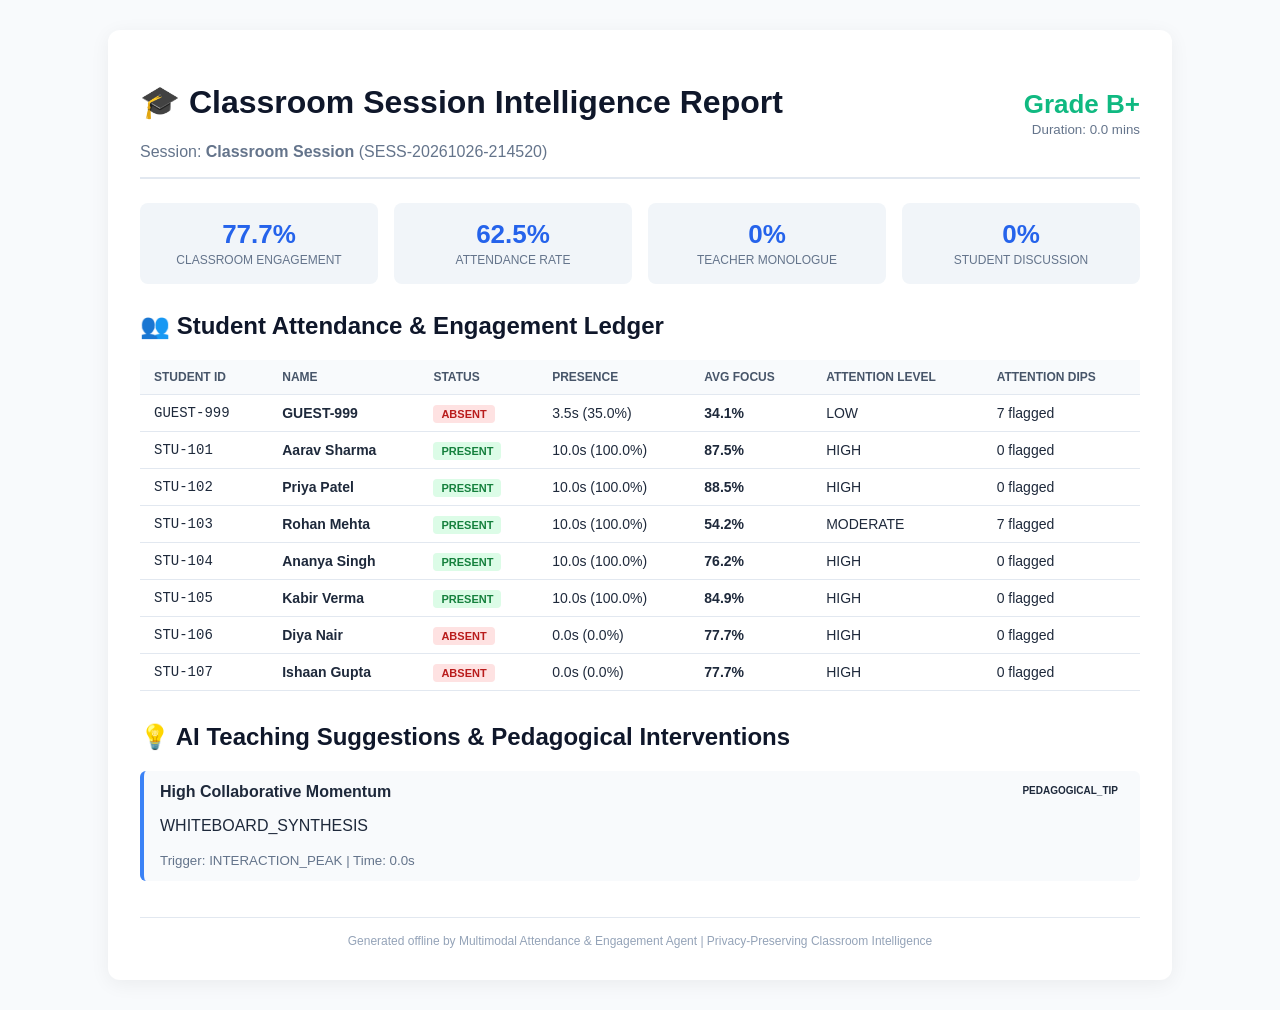
<file: data/logs/report_SESS-20261026-214520.html>
<!DOCTYPE html>
<html lang="en">
<head>
    <meta charset="UTF-8">
    <title>Session Report - Classroom Session</title>
    <style>
        body { font-family: -apple-system, BlinkMacSystemFont, "Segoe UI", Roboto, sans-serif; background: #F8FAFC; color: #1E293B; margin: 0; padding: 30px; }
        .container { max-width: 1000px; margin: 0 auto; background: #FFFFFF; border-radius: 12px; padding: 32px; box-shadow: 0 4px 20px rgba(0,0,0,0.06); }
        h1, h2, h3 { color: #0F172A; }
        .header-bar { display: flex; justify-content: space-between; align-items: baseline; border-bottom: 2px solid #E2E8F0; padding-bottom: 16px; margin-bottom: 24px; }
        .stats-grid { display: grid; grid-template-columns: repeat(4, 1fr); gap: 16px; margin-bottom: 28px; }
        .stat-card { background: #F1F5F9; border-radius: 8px; padding: 16px; text-align: center; }
        .stat-val { font-size: 26px; font-weight: 700; color: #2563EB; display: block; }
        .stat-lbl { font-size: 12px; text-transform: uppercase; color: #64748B; }
        table { width: 100%; border-collapse: collapse; margin-top: 12px; font-size: 14px; }
        th, td { padding: 10px 14px; border-bottom: 1px solid #E2E8F0; text-align: left; }
        th { background: #F8FAFC; font-size: 12px; text-transform: uppercase; color: #475569; }
        .badge { padding: 3px 8px; border-radius: 4px; font-size: 11px; font-weight: 600; text-transform: uppercase; }
        .badge-present { background: #DCFCE7; color: #15803D; }
        .badge-late { background: #FEF3C7; color: #B45309; }
        .badge-absent { background: #FEE2E2; color: #B91C1C; }
        .badge-partial { background: #E0E7FF; color: #4338CA; }
        .badge-transient_ignored { background: #F1F5F9; color: #64748B; }
        .sugg-card { background: #F8FAFC; border-left: 4px solid #3B82F6; padding: 12px 16px; border-radius: 6px; margin-bottom: 10px; }
        .sugg-header { display: flex; justify-content: space-between; margin-bottom: 4px; }
        .priority { font-size: 10px; font-weight: 700; padding: 2px 6px; border-radius: 4px; }
        .priority-urgent { background: #FEE2E2; color: #B91C1C; }
        .priority-actionable { background: #FEF3C7; color: #B45309; }
        .footer { margin-top: 36px; padding-top: 16px; border-top: 1px solid #E2E8F0; font-size: 12px; color: #94A3B8; text-align: center; }
    </style>
</head>
<body>
    <div class="container">
        <div class="header-bar">
            <div>
                <h1>🎓 Classroom Session Intelligence Report</h1>
                <p style="margin: 0; color: #64748B;">Session: <strong>Classroom Session</strong> (SESS-20261026-214520)</p>
            </div>
            <div style="text-align: right;">
                <span class="stat-val" style="color: #10B981;">Grade B+</span>
                <small style="color: #64748B;">Duration: 0.0 mins</small>
            </div>
        </div>

        <div class="stats-grid">
            <div class="stat-card">
                <span class="stat-val">77.7%</span>
                <span class="stat-lbl">Classroom Engagement</span>
            </div>
            <div class="stat-card">
                <span class="stat-val">62.5%</span>
                <span class="stat-lbl">Attendance Rate</span>
            </div>
            <div class="stat-card">
                <span class="stat-val">0%</span>
                <span class="stat-lbl">Teacher Monologue</span>
            </div>
            <div class="stat-card">
                <span class="stat-val">0%</span>
                <span class="stat-lbl">Student Discussion</span>
            </div>
        </div>

        <h2>👥 Student Attendance & Engagement Ledger</h2>
        <table>
            <thead>
                <tr>
                    <th>Student ID</th>
                    <th>Name</th>
                    <th>Status</th>
                    <th>Presence</th>
                    <th>Avg Focus</th>
                    <th>Attention Level</th>
                    <th>Attention Dips</th>
                </tr>
            </thead>
            <tbody>
                
            <tr>
                <td style="font-family: monospace;">GUEST-999</td>
                <td><strong>GUEST-999</strong></td>
                <td><span class="badge badge-absent">ABSENT</span></td>
                <td>3.5s (35.0%)</td>
                <td><strong>34.1%</strong></td>
                <td>LOW</td>
                <td>7 flagged</td>
            </tr>
            
            <tr>
                <td style="font-family: monospace;">STU-101</td>
                <td><strong>Aarav Sharma</strong></td>
                <td><span class="badge badge-present">PRESENT</span></td>
                <td>10.0s (100.0%)</td>
                <td><strong>87.5%</strong></td>
                <td>HIGH</td>
                <td>0 flagged</td>
            </tr>
            
            <tr>
                <td style="font-family: monospace;">STU-102</td>
                <td><strong>Priya Patel</strong></td>
                <td><span class="badge badge-present">PRESENT</span></td>
                <td>10.0s (100.0%)</td>
                <td><strong>88.5%</strong></td>
                <td>HIGH</td>
                <td>0 flagged</td>
            </tr>
            
            <tr>
                <td style="font-family: monospace;">STU-103</td>
                <td><strong>Rohan Mehta</strong></td>
                <td><span class="badge badge-present">PRESENT</span></td>
                <td>10.0s (100.0%)</td>
                <td><strong>54.2%</strong></td>
                <td>MODERATE</td>
                <td>7 flagged</td>
            </tr>
            
            <tr>
                <td style="font-family: monospace;">STU-104</td>
                <td><strong>Ananya Singh</strong></td>
                <td><span class="badge badge-present">PRESENT</span></td>
                <td>10.0s (100.0%)</td>
                <td><strong>76.2%</strong></td>
                <td>HIGH</td>
                <td>0 flagged</td>
            </tr>
            
            <tr>
                <td style="font-family: monospace;">STU-105</td>
                <td><strong>Kabir Verma</strong></td>
                <td><span class="badge badge-present">PRESENT</span></td>
                <td>10.0s (100.0%)</td>
                <td><strong>84.9%</strong></td>
                <td>HIGH</td>
                <td>0 flagged</td>
            </tr>
            
            <tr>
                <td style="font-family: monospace;">STU-106</td>
                <td><strong>Diya Nair</strong></td>
                <td><span class="badge badge-absent">ABSENT</span></td>
                <td>0.0s (0.0%)</td>
                <td><strong>77.7%</strong></td>
                <td>HIGH</td>
                <td>0 flagged</td>
            </tr>
            
            <tr>
                <td style="font-family: monospace;">STU-107</td>
                <td><strong>Ishaan Gupta</strong></td>
                <td><span class="badge badge-absent">ABSENT</span></td>
                <td>0.0s (0.0%)</td>
                <td><strong>77.7%</strong></td>
                <td>HIGH</td>
                <td>0 flagged</td>
            </tr>
            
            </tbody>
        </table>

        <h2 style="margin-top: 32px;">💡 AI Teaching Suggestions & Pedagogical Interventions</h2>
        
            <div class="sugg-card">
                <div class="sugg-header">
                    <strong>High Collaborative Momentum</strong>
                    <span class="priority priority-pedagogical_tip">PEDAGOGICAL_TIP</span>
                </div>
                <p>WHITEBOARD_SYNTHESIS</p>
                <small style="color: #64748B;">Trigger: INTERACTION_PEAK | Time: 0.0s</small>
            </div>
            

        <div class="footer">
            Generated offline by Multimodal Attendance & Engagement Agent | Privacy-Preserving Classroom Intelligence
        </div>
    </div>
</body>
</html>
</file>
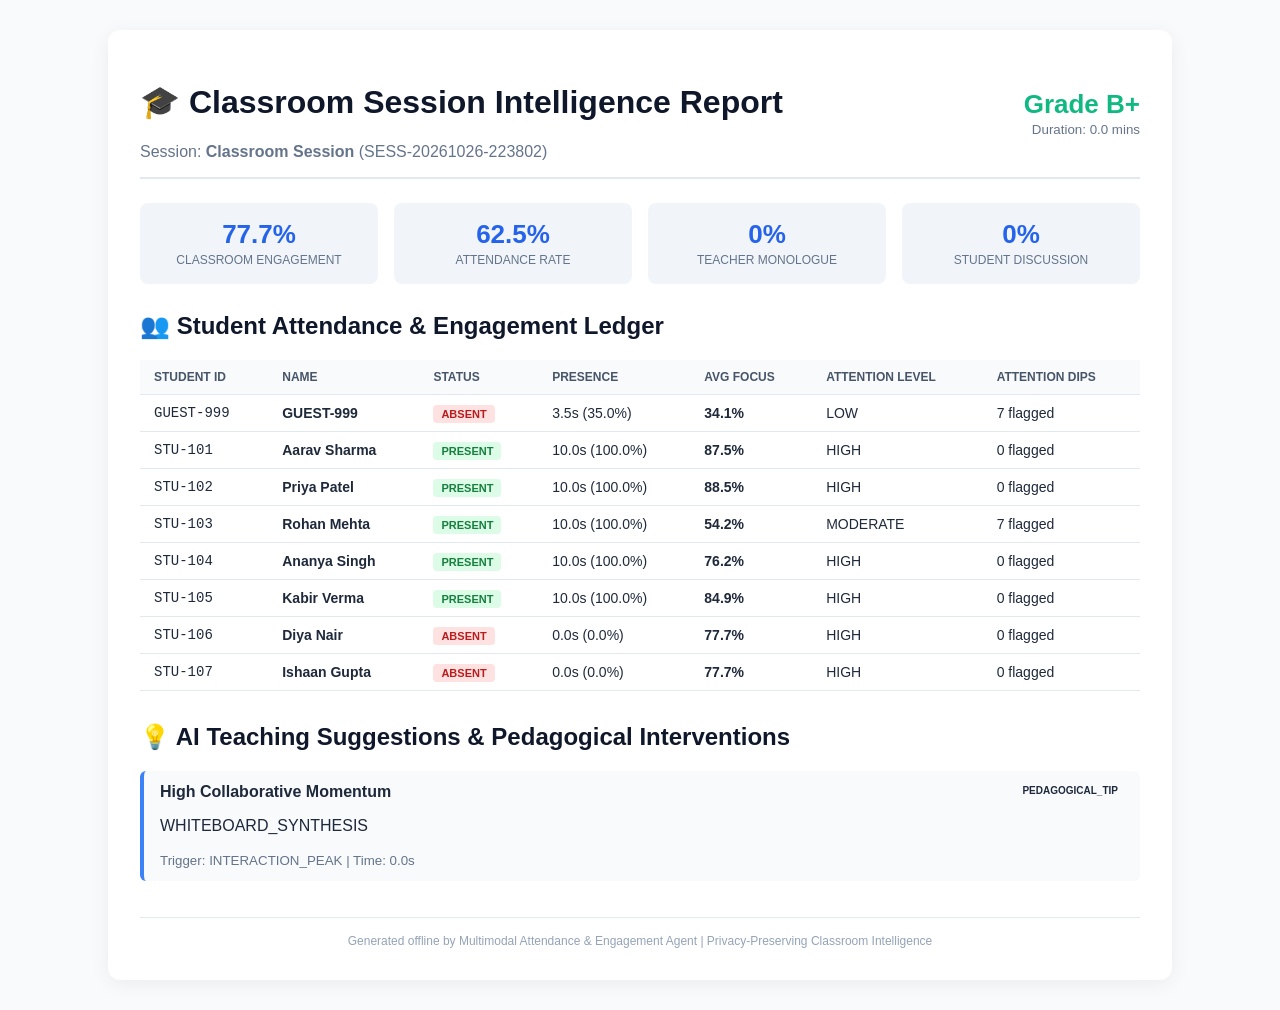
<file: data/logs/report_SESS-20261026-223802.html>
<!DOCTYPE html>
<html lang="en">
<head>
    <meta charset="UTF-8">
    <title>Session Report - Classroom Session</title>
    <style>
        body { font-family: -apple-system, BlinkMacSystemFont, "Segoe UI", Roboto, sans-serif; background: #F8FAFC; color: #1E293B; margin: 0; padding: 30px; }
        .container { max-width: 1000px; margin: 0 auto; background: #FFFFFF; border-radius: 12px; padding: 32px; box-shadow: 0 4px 20px rgba(0,0,0,0.06); }
        h1, h2, h3 { color: #0F172A; }
        .header-bar { display: flex; justify-content: space-between; align-items: baseline; border-bottom: 2px solid #E2E8F0; padding-bottom: 16px; margin-bottom: 24px; }
        .stats-grid { display: grid; grid-template-columns: repeat(4, 1fr); gap: 16px; margin-bottom: 28px; }
        .stat-card { background: #F1F5F9; border-radius: 8px; padding: 16px; text-align: center; }
        .stat-val { font-size: 26px; font-weight: 700; color: #2563EB; display: block; }
        .stat-lbl { font-size: 12px; text-transform: uppercase; color: #64748B; }
        table { width: 100%; border-collapse: collapse; margin-top: 12px; font-size: 14px; }
        th, td { padding: 10px 14px; border-bottom: 1px solid #E2E8F0; text-align: left; }
        th { background: #F8FAFC; font-size: 12px; text-transform: uppercase; color: #475569; }
        .badge { padding: 3px 8px; border-radius: 4px; font-size: 11px; font-weight: 600; text-transform: uppercase; }
        .badge-present { background: #DCFCE7; color: #15803D; }
        .badge-late { background: #FEF3C7; color: #B45309; }
        .badge-absent { background: #FEE2E2; color: #B91C1C; }
        .badge-partial { background: #E0E7FF; color: #4338CA; }
        .badge-transient_ignored { background: #F1F5F9; color: #64748B; }
        .sugg-card { background: #F8FAFC; border-left: 4px solid #3B82F6; padding: 12px 16px; border-radius: 6px; margin-bottom: 10px; }
        .sugg-header { display: flex; justify-content: space-between; margin-bottom: 4px; }
        .priority { font-size: 10px; font-weight: 700; padding: 2px 6px; border-radius: 4px; }
        .priority-urgent { background: #FEE2E2; color: #B91C1C; }
        .priority-actionable { background: #FEF3C7; color: #B45309; }
        .footer { margin-top: 36px; padding-top: 16px; border-top: 1px solid #E2E8F0; font-size: 12px; color: #94A3B8; text-align: center; }
    </style>
</head>
<body>
    <div class="container">
        <div class="header-bar">
            <div>
                <h1>🎓 Classroom Session Intelligence Report</h1>
                <p style="margin: 0; color: #64748B;">Session: <strong>Classroom Session</strong> (SESS-20261026-223802)</p>
            </div>
            <div style="text-align: right;">
                <span class="stat-val" style="color: #10B981;">Grade B+</span>
                <small style="color: #64748B;">Duration: 0.0 mins</small>
            </div>
        </div>

        <div class="stats-grid">
            <div class="stat-card">
                <span class="stat-val">77.7%</span>
                <span class="stat-lbl">Classroom Engagement</span>
            </div>
            <div class="stat-card">
                <span class="stat-val">62.5%</span>
                <span class="stat-lbl">Attendance Rate</span>
            </div>
            <div class="stat-card">
                <span class="stat-val">0%</span>
                <span class="stat-lbl">Teacher Monologue</span>
            </div>
            <div class="stat-card">
                <span class="stat-val">0%</span>
                <span class="stat-lbl">Student Discussion</span>
            </div>
        </div>

        <h2>👥 Student Attendance & Engagement Ledger</h2>
        <table>
            <thead>
                <tr>
                    <th>Student ID</th>
                    <th>Name</th>
                    <th>Status</th>
                    <th>Presence</th>
                    <th>Avg Focus</th>
                    <th>Attention Level</th>
                    <th>Attention Dips</th>
                </tr>
            </thead>
            <tbody>
                
            <tr>
                <td style="font-family: monospace;">GUEST-999</td>
                <td><strong>GUEST-999</strong></td>
                <td><span class="badge badge-absent">ABSENT</span></td>
                <td>3.5s (35.0%)</td>
                <td><strong>34.1%</strong></td>
                <td>LOW</td>
                <td>7 flagged</td>
            </tr>
            
            <tr>
                <td style="font-family: monospace;">STU-101</td>
                <td><strong>Aarav Sharma</strong></td>
                <td><span class="badge badge-present">PRESENT</span></td>
                <td>10.0s (100.0%)</td>
                <td><strong>87.5%</strong></td>
                <td>HIGH</td>
                <td>0 flagged</td>
            </tr>
            
            <tr>
                <td style="font-family: monospace;">STU-102</td>
                <td><strong>Priya Patel</strong></td>
                <td><span class="badge badge-present">PRESENT</span></td>
                <td>10.0s (100.0%)</td>
                <td><strong>88.5%</strong></td>
                <td>HIGH</td>
                <td>0 flagged</td>
            </tr>
            
            <tr>
                <td style="font-family: monospace;">STU-103</td>
                <td><strong>Rohan Mehta</strong></td>
                <td><span class="badge badge-present">PRESENT</span></td>
                <td>10.0s (100.0%)</td>
                <td><strong>54.2%</strong></td>
                <td>MODERATE</td>
                <td>7 flagged</td>
            </tr>
            
            <tr>
                <td style="font-family: monospace;">STU-104</td>
                <td><strong>Ananya Singh</strong></td>
                <td><span class="badge badge-present">PRESENT</span></td>
                <td>10.0s (100.0%)</td>
                <td><strong>76.2%</strong></td>
                <td>HIGH</td>
                <td>0 flagged</td>
            </tr>
            
            <tr>
                <td style="font-family: monospace;">STU-105</td>
                <td><strong>Kabir Verma</strong></td>
                <td><span class="badge badge-present">PRESENT</span></td>
                <td>10.0s (100.0%)</td>
                <td><strong>84.9%</strong></td>
                <td>HIGH</td>
                <td>0 flagged</td>
            </tr>
            
            <tr>
                <td style="font-family: monospace;">STU-106</td>
                <td><strong>Diya Nair</strong></td>
                <td><span class="badge badge-absent">ABSENT</span></td>
                <td>0.0s (0.0%)</td>
                <td><strong>77.7%</strong></td>
                <td>HIGH</td>
                <td>0 flagged</td>
            </tr>
            
            <tr>
                <td style="font-family: monospace;">STU-107</td>
                <td><strong>Ishaan Gupta</strong></td>
                <td><span class="badge badge-absent">ABSENT</span></td>
                <td>0.0s (0.0%)</td>
                <td><strong>77.7%</strong></td>
                <td>HIGH</td>
                <td>0 flagged</td>
            </tr>
            
            </tbody>
        </table>

        <h2 style="margin-top: 32px;">💡 AI Teaching Suggestions & Pedagogical Interventions</h2>
        
            <div class="sugg-card">
                <div class="sugg-header">
                    <strong>High Collaborative Momentum</strong>
                    <span class="priority priority-pedagogical_tip">PEDAGOGICAL_TIP</span>
                </div>
                <p>WHITEBOARD_SYNTHESIS</p>
                <small style="color: #64748B;">Trigger: INTERACTION_PEAK | Time: 0.0s</small>
            </div>
            

        <div class="footer">
            Generated offline by Multimodal Attendance & Engagement Agent | Privacy-Preserving Classroom Intelligence
        </div>
    </div>
</body>
</html>
</file>
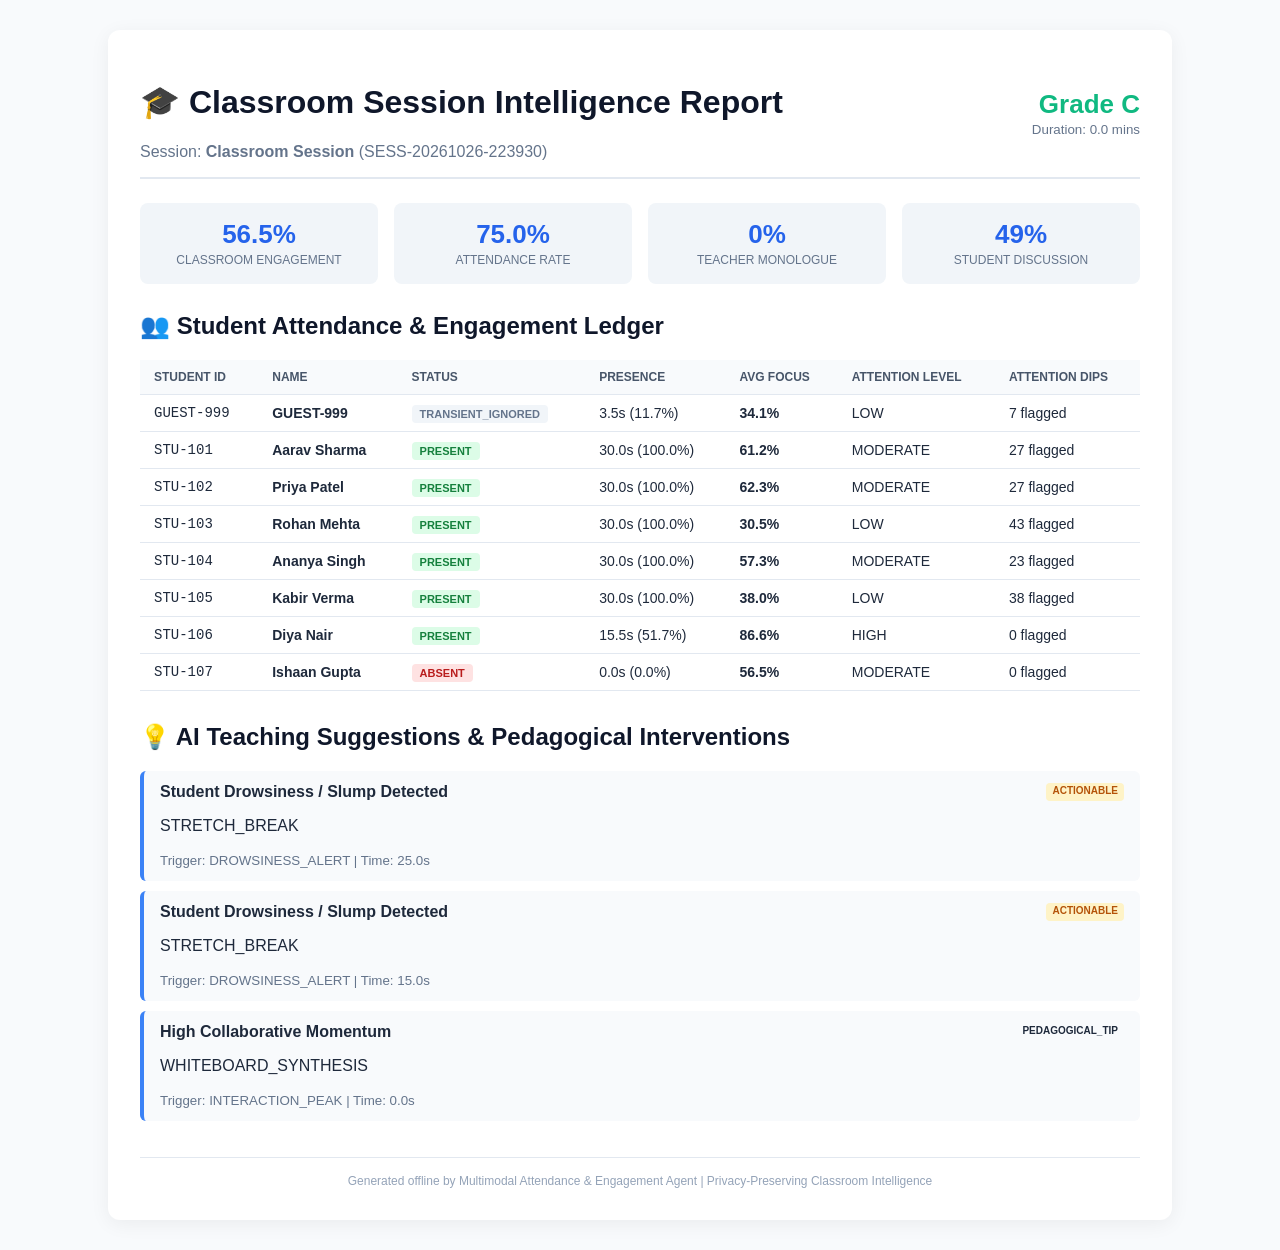
<file: data/logs/report_SESS-20261026-223930.html>
<!DOCTYPE html>
<html lang="en">
<head>
    <meta charset="UTF-8">
    <title>Session Report - Classroom Session</title>
    <style>
        body { font-family: -apple-system, BlinkMacSystemFont, "Segoe UI", Roboto, sans-serif; background: #F8FAFC; color: #1E293B; margin: 0; padding: 30px; }
        .container { max-width: 1000px; margin: 0 auto; background: #FFFFFF; border-radius: 12px; padding: 32px; box-shadow: 0 4px 20px rgba(0,0,0,0.06); }
        h1, h2, h3 { color: #0F172A; }
        .header-bar { display: flex; justify-content: space-between; align-items: baseline; border-bottom: 2px solid #E2E8F0; padding-bottom: 16px; margin-bottom: 24px; }
        .stats-grid { display: grid; grid-template-columns: repeat(4, 1fr); gap: 16px; margin-bottom: 28px; }
        .stat-card { background: #F1F5F9; border-radius: 8px; padding: 16px; text-align: center; }
        .stat-val { font-size: 26px; font-weight: 700; color: #2563EB; display: block; }
        .stat-lbl { font-size: 12px; text-transform: uppercase; color: #64748B; }
        table { width: 100%; border-collapse: collapse; margin-top: 12px; font-size: 14px; }
        th, td { padding: 10px 14px; border-bottom: 1px solid #E2E8F0; text-align: left; }
        th { background: #F8FAFC; font-size: 12px; text-transform: uppercase; color: #475569; }
        .badge { padding: 3px 8px; border-radius: 4px; font-size: 11px; font-weight: 600; text-transform: uppercase; }
        .badge-present { background: #DCFCE7; color: #15803D; }
        .badge-late { background: #FEF3C7; color: #B45309; }
        .badge-absent { background: #FEE2E2; color: #B91C1C; }
        .badge-partial { background: #E0E7FF; color: #4338CA; }
        .badge-transient_ignored { background: #F1F5F9; color: #64748B; }
        .sugg-card { background: #F8FAFC; border-left: 4px solid #3B82F6; padding: 12px 16px; border-radius: 6px; margin-bottom: 10px; }
        .sugg-header { display: flex; justify-content: space-between; margin-bottom: 4px; }
        .priority { font-size: 10px; font-weight: 700; padding: 2px 6px; border-radius: 4px; }
        .priority-urgent { background: #FEE2E2; color: #B91C1C; }
        .priority-actionable { background: #FEF3C7; color: #B45309; }
        .footer { margin-top: 36px; padding-top: 16px; border-top: 1px solid #E2E8F0; font-size: 12px; color: #94A3B8; text-align: center; }
    </style>
</head>
<body>
    <div class="container">
        <div class="header-bar">
            <div>
                <h1>🎓 Classroom Session Intelligence Report</h1>
                <p style="margin: 0; color: #64748B;">Session: <strong>Classroom Session</strong> (SESS-20261026-223930)</p>
            </div>
            <div style="text-align: right;">
                <span class="stat-val" style="color: #10B981;">Grade C</span>
                <small style="color: #64748B;">Duration: 0.0 mins</small>
            </div>
        </div>

        <div class="stats-grid">
            <div class="stat-card">
                <span class="stat-val">56.5%</span>
                <span class="stat-lbl">Classroom Engagement</span>
            </div>
            <div class="stat-card">
                <span class="stat-val">75.0%</span>
                <span class="stat-lbl">Attendance Rate</span>
            </div>
            <div class="stat-card">
                <span class="stat-val">0%</span>
                <span class="stat-lbl">Teacher Monologue</span>
            </div>
            <div class="stat-card">
                <span class="stat-val">49%</span>
                <span class="stat-lbl">Student Discussion</span>
            </div>
        </div>

        <h2>👥 Student Attendance & Engagement Ledger</h2>
        <table>
            <thead>
                <tr>
                    <th>Student ID</th>
                    <th>Name</th>
                    <th>Status</th>
                    <th>Presence</th>
                    <th>Avg Focus</th>
                    <th>Attention Level</th>
                    <th>Attention Dips</th>
                </tr>
            </thead>
            <tbody>
                
            <tr>
                <td style="font-family: monospace;">GUEST-999</td>
                <td><strong>GUEST-999</strong></td>
                <td><span class="badge badge-transient_ignored">TRANSIENT_IGNORED</span></td>
                <td>3.5s (11.7%)</td>
                <td><strong>34.1%</strong></td>
                <td>LOW</td>
                <td>7 flagged</td>
            </tr>
            
            <tr>
                <td style="font-family: monospace;">STU-101</td>
                <td><strong>Aarav Sharma</strong></td>
                <td><span class="badge badge-present">PRESENT</span></td>
                <td>30.0s (100.0%)</td>
                <td><strong>61.2%</strong></td>
                <td>MODERATE</td>
                <td>27 flagged</td>
            </tr>
            
            <tr>
                <td style="font-family: monospace;">STU-102</td>
                <td><strong>Priya Patel</strong></td>
                <td><span class="badge badge-present">PRESENT</span></td>
                <td>30.0s (100.0%)</td>
                <td><strong>62.3%</strong></td>
                <td>MODERATE</td>
                <td>27 flagged</td>
            </tr>
            
            <tr>
                <td style="font-family: monospace;">STU-103</td>
                <td><strong>Rohan Mehta</strong></td>
                <td><span class="badge badge-present">PRESENT</span></td>
                <td>30.0s (100.0%)</td>
                <td><strong>30.5%</strong></td>
                <td>LOW</td>
                <td>43 flagged</td>
            </tr>
            
            <tr>
                <td style="font-family: monospace;">STU-104</td>
                <td><strong>Ananya Singh</strong></td>
                <td><span class="badge badge-present">PRESENT</span></td>
                <td>30.0s (100.0%)</td>
                <td><strong>57.3%</strong></td>
                <td>MODERATE</td>
                <td>23 flagged</td>
            </tr>
            
            <tr>
                <td style="font-family: monospace;">STU-105</td>
                <td><strong>Kabir Verma</strong></td>
                <td><span class="badge badge-present">PRESENT</span></td>
                <td>30.0s (100.0%)</td>
                <td><strong>38.0%</strong></td>
                <td>LOW</td>
                <td>38 flagged</td>
            </tr>
            
            <tr>
                <td style="font-family: monospace;">STU-106</td>
                <td><strong>Diya Nair</strong></td>
                <td><span class="badge badge-present">PRESENT</span></td>
                <td>15.5s (51.7%)</td>
                <td><strong>86.6%</strong></td>
                <td>HIGH</td>
                <td>0 flagged</td>
            </tr>
            
            <tr>
                <td style="font-family: monospace;">STU-107</td>
                <td><strong>Ishaan Gupta</strong></td>
                <td><span class="badge badge-absent">ABSENT</span></td>
                <td>0.0s (0.0%)</td>
                <td><strong>56.5%</strong></td>
                <td>MODERATE</td>
                <td>0 flagged</td>
            </tr>
            
            </tbody>
        </table>

        <h2 style="margin-top: 32px;">💡 AI Teaching Suggestions & Pedagogical Interventions</h2>
        
            <div class="sugg-card">
                <div class="sugg-header">
                    <strong>Student Drowsiness / Slump Detected</strong>
                    <span class="priority priority-actionable">ACTIONABLE</span>
                </div>
                <p>STRETCH_BREAK</p>
                <small style="color: #64748B;">Trigger: DROWSINESS_ALERT | Time: 25.0s</small>
            </div>
            
            <div class="sugg-card">
                <div class="sugg-header">
                    <strong>Student Drowsiness / Slump Detected</strong>
                    <span class="priority priority-actionable">ACTIONABLE</span>
                </div>
                <p>STRETCH_BREAK</p>
                <small style="color: #64748B;">Trigger: DROWSINESS_ALERT | Time: 15.0s</small>
            </div>
            
            <div class="sugg-card">
                <div class="sugg-header">
                    <strong>High Collaborative Momentum</strong>
                    <span class="priority priority-pedagogical_tip">PEDAGOGICAL_TIP</span>
                </div>
                <p>WHITEBOARD_SYNTHESIS</p>
                <small style="color: #64748B;">Trigger: INTERACTION_PEAK | Time: 0.0s</small>
            </div>
            

        <div class="footer">
            Generated offline by Multimodal Attendance & Engagement Agent | Privacy-Preserving Classroom Intelligence
        </div>
    </div>
</body>
</html>
</file>
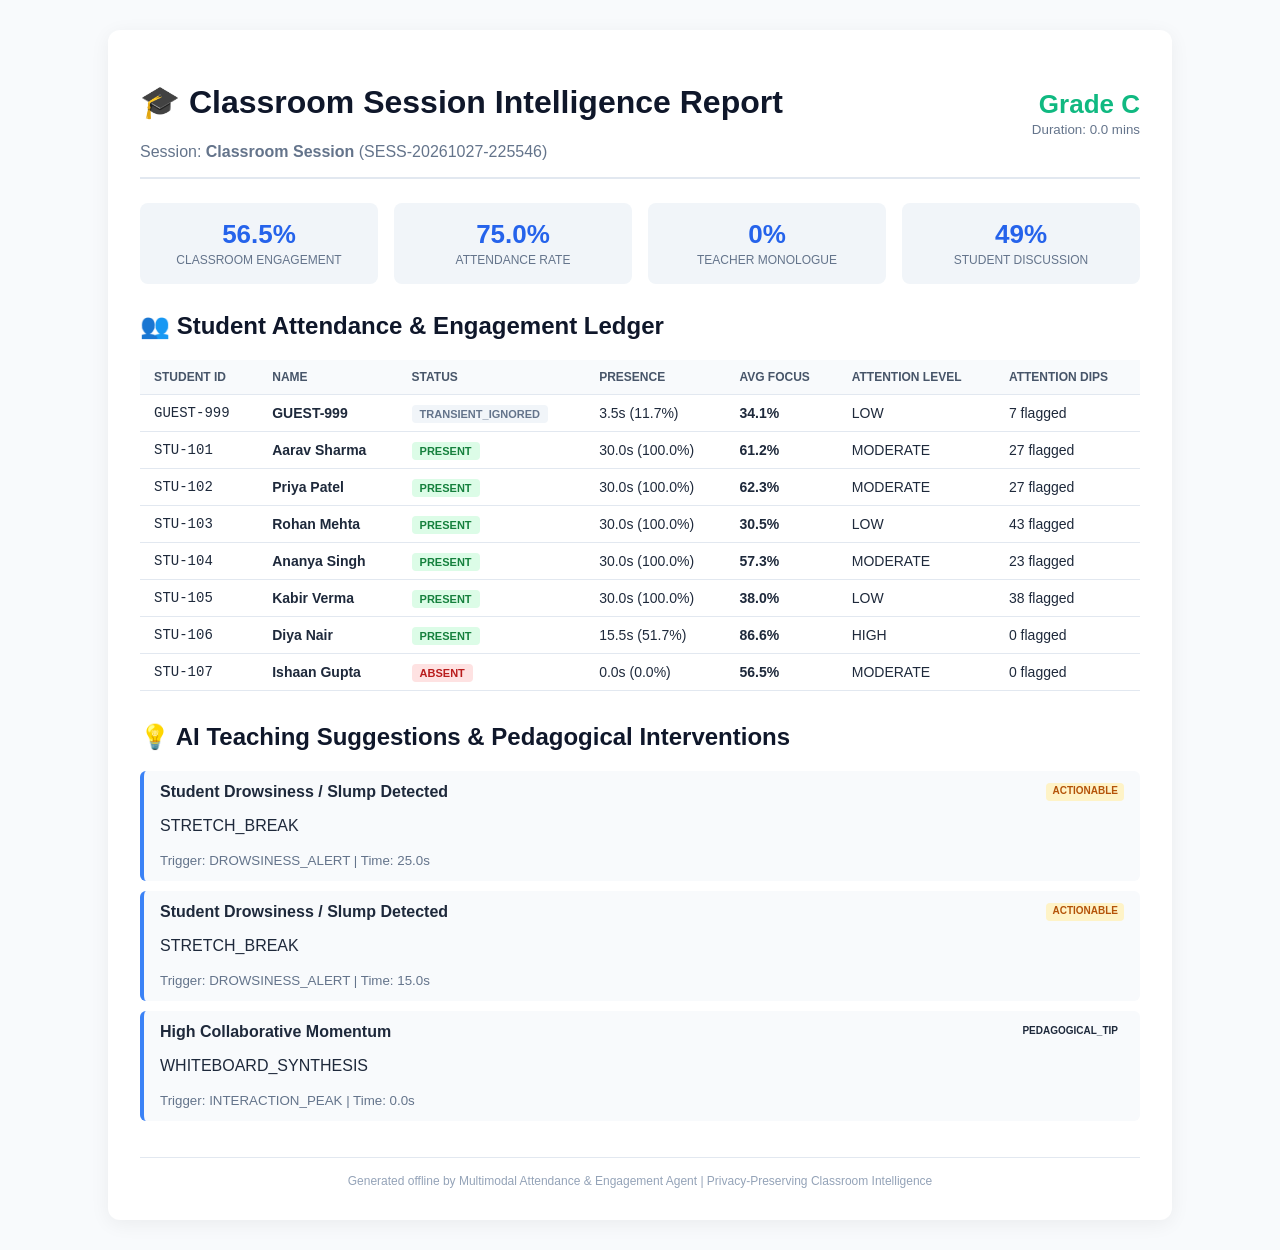
<file: data/logs/report_SESS-20261027-225546.html>
<!DOCTYPE html>
<html lang="en">
<head>
    <meta charset="UTF-8">
    <title>Session Report - Classroom Session</title>
    <style>
        body { font-family: -apple-system, BlinkMacSystemFont, "Segoe UI", Roboto, sans-serif; background: #F8FAFC; color: #1E293B; margin: 0; padding: 30px; }
        .container { max-width: 1000px; margin: 0 auto; background: #FFFFFF; border-radius: 12px; padding: 32px; box-shadow: 0 4px 20px rgba(0,0,0,0.06); }
        h1, h2, h3 { color: #0F172A; }
        .header-bar { display: flex; justify-content: space-between; align-items: baseline; border-bottom: 2px solid #E2E8F0; padding-bottom: 16px; margin-bottom: 24px; }
        .stats-grid { display: grid; grid-template-columns: repeat(4, 1fr); gap: 16px; margin-bottom: 28px; }
        .stat-card { background: #F1F5F9; border-radius: 8px; padding: 16px; text-align: center; }
        .stat-val { font-size: 26px; font-weight: 700; color: #2563EB; display: block; }
        .stat-lbl { font-size: 12px; text-transform: uppercase; color: #64748B; }
        table { width: 100%; border-collapse: collapse; margin-top: 12px; font-size: 14px; }
        th, td { padding: 10px 14px; border-bottom: 1px solid #E2E8F0; text-align: left; }
        th { background: #F8FAFC; font-size: 12px; text-transform: uppercase; color: #475569; }
        .badge { padding: 3px 8px; border-radius: 4px; font-size: 11px; font-weight: 600; text-transform: uppercase; }
        .badge-present { background: #DCFCE7; color: #15803D; }
        .badge-late { background: #FEF3C7; color: #B45309; }
        .badge-absent { background: #FEE2E2; color: #B91C1C; }
        .badge-partial { background: #E0E7FF; color: #4338CA; }
        .badge-transient_ignored { background: #F1F5F9; color: #64748B; }
        .sugg-card { background: #F8FAFC; border-left: 4px solid #3B82F6; padding: 12px 16px; border-radius: 6px; margin-bottom: 10px; }
        .sugg-header { display: flex; justify-content: space-between; margin-bottom: 4px; }
        .priority { font-size: 10px; font-weight: 700; padding: 2px 6px; border-radius: 4px; }
        .priority-urgent { background: #FEE2E2; color: #B91C1C; }
        .priority-actionable { background: #FEF3C7; color: #B45309; }
        .footer { margin-top: 36px; padding-top: 16px; border-top: 1px solid #E2E8F0; font-size: 12px; color: #94A3B8; text-align: center; }
    </style>
</head>
<body>
    <div class="container">
        <div class="header-bar">
            <div>
                <h1>🎓 Classroom Session Intelligence Report</h1>
                <p style="margin: 0; color: #64748B;">Session: <strong>Classroom Session</strong> (SESS-20261027-225546)</p>
            </div>
            <div style="text-align: right;">
                <span class="stat-val" style="color: #10B981;">Grade C</span>
                <small style="color: #64748B;">Duration: 0.0 mins</small>
            </div>
        </div>

        <div class="stats-grid">
            <div class="stat-card">
                <span class="stat-val">56.5%</span>
                <span class="stat-lbl">Classroom Engagement</span>
            </div>
            <div class="stat-card">
                <span class="stat-val">75.0%</span>
                <span class="stat-lbl">Attendance Rate</span>
            </div>
            <div class="stat-card">
                <span class="stat-val">0%</span>
                <span class="stat-lbl">Teacher Monologue</span>
            </div>
            <div class="stat-card">
                <span class="stat-val">49%</span>
                <span class="stat-lbl">Student Discussion</span>
            </div>
        </div>

        <h2>👥 Student Attendance & Engagement Ledger</h2>
        <table>
            <thead>
                <tr>
                    <th>Student ID</th>
                    <th>Name</th>
                    <th>Status</th>
                    <th>Presence</th>
                    <th>Avg Focus</th>
                    <th>Attention Level</th>
                    <th>Attention Dips</th>
                </tr>
            </thead>
            <tbody>
                
            <tr>
                <td style="font-family: monospace;">GUEST-999</td>
                <td><strong>GUEST-999</strong></td>
                <td><span class="badge badge-transient_ignored">TRANSIENT_IGNORED</span></td>
                <td>3.5s (11.7%)</td>
                <td><strong>34.1%</strong></td>
                <td>LOW</td>
                <td>7 flagged</td>
            </tr>
            
            <tr>
                <td style="font-family: monospace;">STU-101</td>
                <td><strong>Aarav Sharma</strong></td>
                <td><span class="badge badge-present">PRESENT</span></td>
                <td>30.0s (100.0%)</td>
                <td><strong>61.2%</strong></td>
                <td>MODERATE</td>
                <td>27 flagged</td>
            </tr>
            
            <tr>
                <td style="font-family: monospace;">STU-102</td>
                <td><strong>Priya Patel</strong></td>
                <td><span class="badge badge-present">PRESENT</span></td>
                <td>30.0s (100.0%)</td>
                <td><strong>62.3%</strong></td>
                <td>MODERATE</td>
                <td>27 flagged</td>
            </tr>
            
            <tr>
                <td style="font-family: monospace;">STU-103</td>
                <td><strong>Rohan Mehta</strong></td>
                <td><span class="badge badge-present">PRESENT</span></td>
                <td>30.0s (100.0%)</td>
                <td><strong>30.5%</strong></td>
                <td>LOW</td>
                <td>43 flagged</td>
            </tr>
            
            <tr>
                <td style="font-family: monospace;">STU-104</td>
                <td><strong>Ananya Singh</strong></td>
                <td><span class="badge badge-present">PRESENT</span></td>
                <td>30.0s (100.0%)</td>
                <td><strong>57.3%</strong></td>
                <td>MODERATE</td>
                <td>23 flagged</td>
            </tr>
            
            <tr>
                <td style="font-family: monospace;">STU-105</td>
                <td><strong>Kabir Verma</strong></td>
                <td><span class="badge badge-present">PRESENT</span></td>
                <td>30.0s (100.0%)</td>
                <td><strong>38.0%</strong></td>
                <td>LOW</td>
                <td>38 flagged</td>
            </tr>
            
            <tr>
                <td style="font-family: monospace;">STU-106</td>
                <td><strong>Diya Nair</strong></td>
                <td><span class="badge badge-present">PRESENT</span></td>
                <td>15.5s (51.7%)</td>
                <td><strong>86.6%</strong></td>
                <td>HIGH</td>
                <td>0 flagged</td>
            </tr>
            
            <tr>
                <td style="font-family: monospace;">STU-107</td>
                <td><strong>Ishaan Gupta</strong></td>
                <td><span class="badge badge-absent">ABSENT</span></td>
                <td>0.0s (0.0%)</td>
                <td><strong>56.5%</strong></td>
                <td>MODERATE</td>
                <td>0 flagged</td>
            </tr>
            
            </tbody>
        </table>

        <h2 style="margin-top: 32px;">💡 AI Teaching Suggestions & Pedagogical Interventions</h2>
        
            <div class="sugg-card">
                <div class="sugg-header">
                    <strong>Student Drowsiness / Slump Detected</strong>
                    <span class="priority priority-actionable">ACTIONABLE</span>
                </div>
                <p>STRETCH_BREAK</p>
                <small style="color: #64748B;">Trigger: DROWSINESS_ALERT | Time: 25.0s</small>
            </div>
            
            <div class="sugg-card">
                <div class="sugg-header">
                    <strong>Student Drowsiness / Slump Detected</strong>
                    <span class="priority priority-actionable">ACTIONABLE</span>
                </div>
                <p>STRETCH_BREAK</p>
                <small style="color: #64748B;">Trigger: DROWSINESS_ALERT | Time: 15.0s</small>
            </div>
            
            <div class="sugg-card">
                <div class="sugg-header">
                    <strong>High Collaborative Momentum</strong>
                    <span class="priority priority-pedagogical_tip">PEDAGOGICAL_TIP</span>
                </div>
                <p>WHITEBOARD_SYNTHESIS</p>
                <small style="color: #64748B;">Trigger: INTERACTION_PEAK | Time: 0.0s</small>
            </div>
            

        <div class="footer">
            Generated offline by Multimodal Attendance & Engagement Agent | Privacy-Preserving Classroom Intelligence
        </div>
    </div>
</body>
</html>
</file>
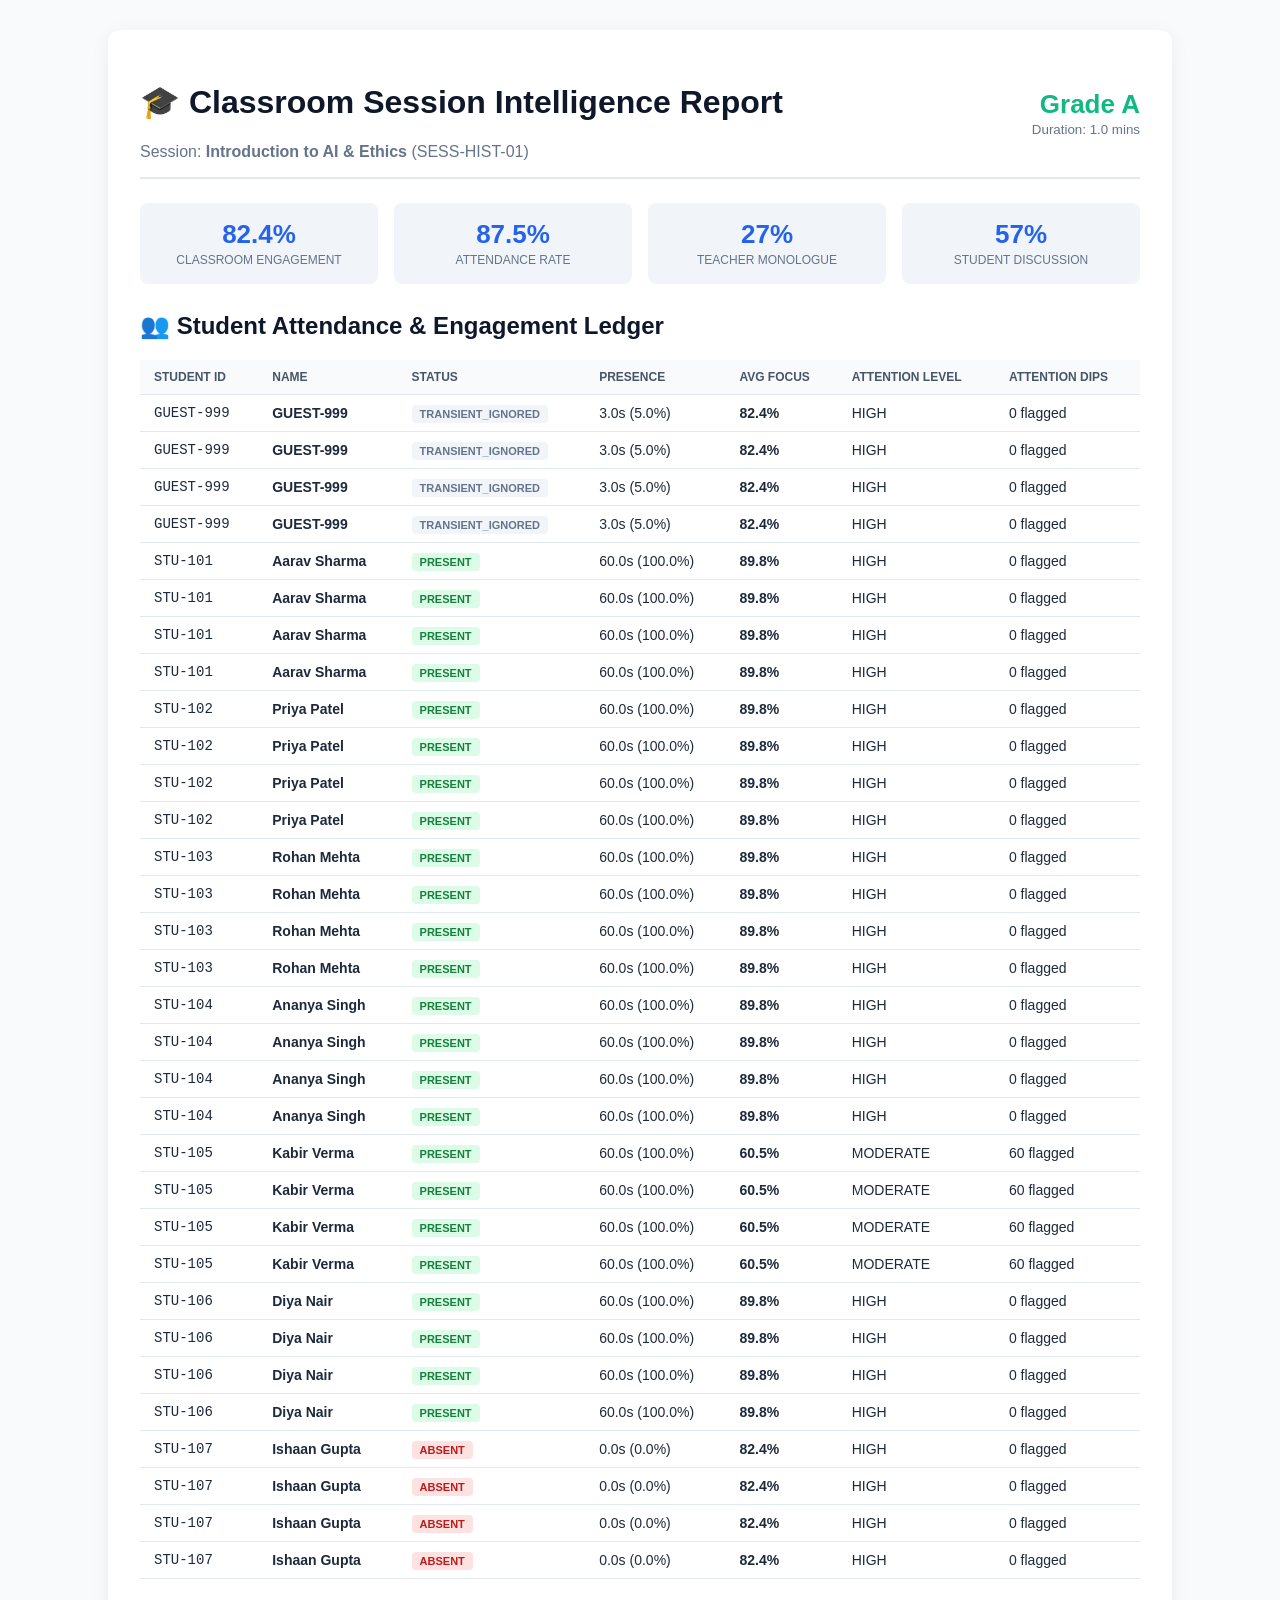
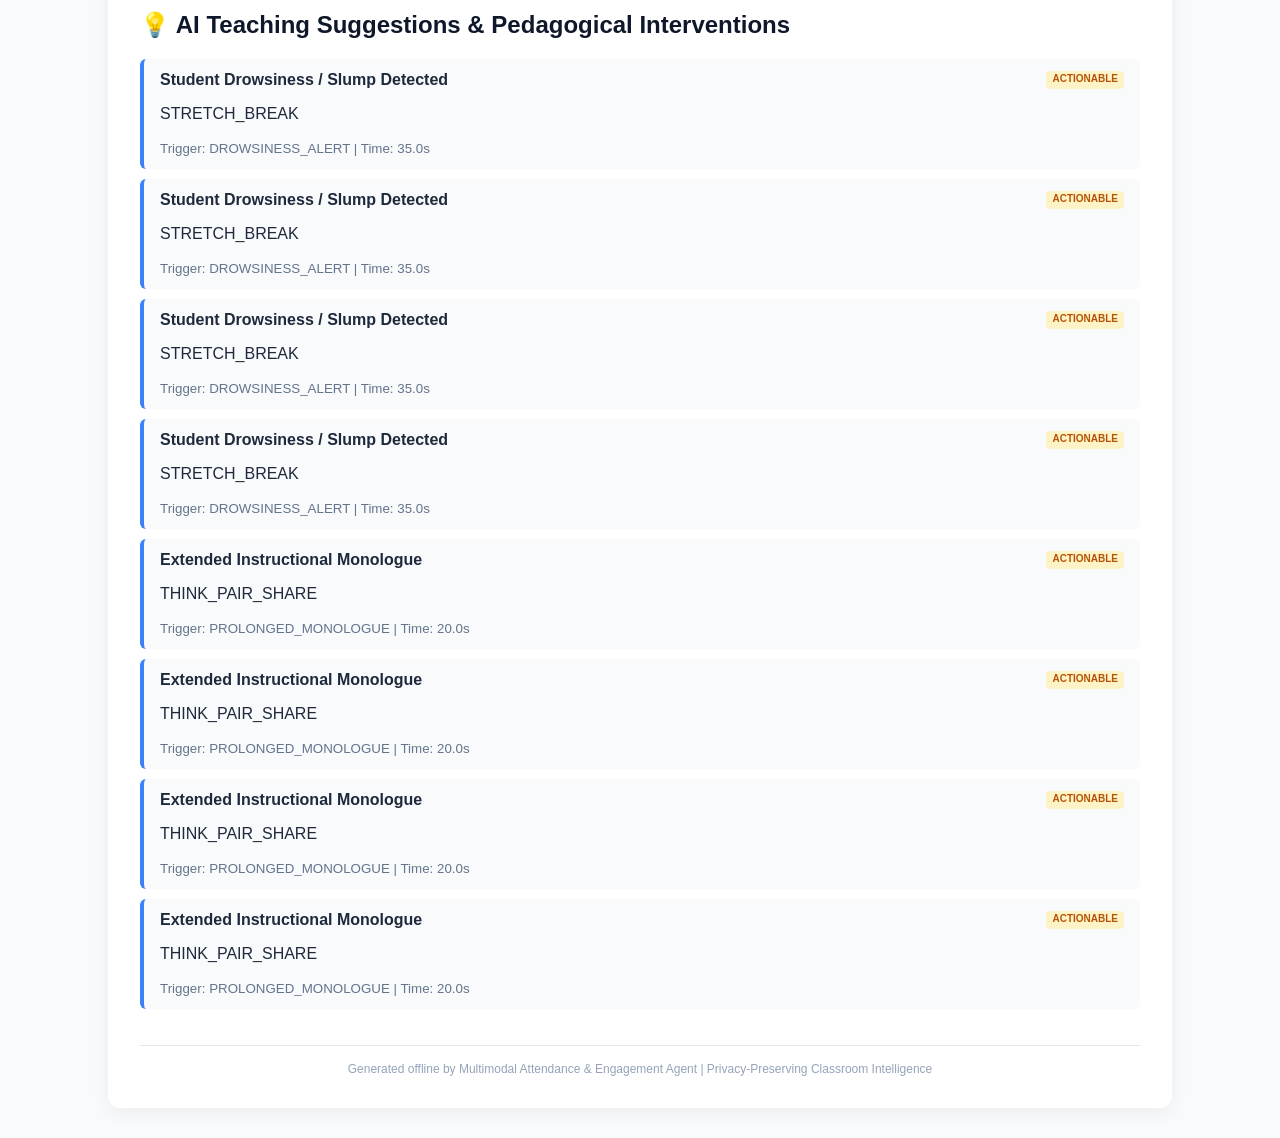
<file: data/logs/report_SESS-HIST-01.html>
<!DOCTYPE html>
<html lang="en">
<head>
    <meta charset="UTF-8">
    <title>Session Report - Introduction to AI & Ethics</title>
    <style>
        body { font-family: -apple-system, BlinkMacSystemFont, "Segoe UI", Roboto, sans-serif; background: #F8FAFC; color: #1E293B; margin: 0; padding: 30px; }
        .container { max-width: 1000px; margin: 0 auto; background: #FFFFFF; border-radius: 12px; padding: 32px; box-shadow: 0 4px 20px rgba(0,0,0,0.06); }
        h1, h2, h3 { color: #0F172A; }
        .header-bar { display: flex; justify-content: space-between; align-items: baseline; border-bottom: 2px solid #E2E8F0; padding-bottom: 16px; margin-bottom: 24px; }
        .stats-grid { display: grid; grid-template-columns: repeat(4, 1fr); gap: 16px; margin-bottom: 28px; }
        .stat-card { background: #F1F5F9; border-radius: 8px; padding: 16px; text-align: center; }
        .stat-val { font-size: 26px; font-weight: 700; color: #2563EB; display: block; }
        .stat-lbl { font-size: 12px; text-transform: uppercase; color: #64748B; }
        table { width: 100%; border-collapse: collapse; margin-top: 12px; font-size: 14px; }
        th, td { padding: 10px 14px; border-bottom: 1px solid #E2E8F0; text-align: left; }
        th { background: #F8FAFC; font-size: 12px; text-transform: uppercase; color: #475569; }
        .badge { padding: 3px 8px; border-radius: 4px; font-size: 11px; font-weight: 600; text-transform: uppercase; }
        .badge-present { background: #DCFCE7; color: #15803D; }
        .badge-late { background: #FEF3C7; color: #B45309; }
        .badge-absent { background: #FEE2E2; color: #B91C1C; }
        .badge-partial { background: #E0E7FF; color: #4338CA; }
        .badge-transient_ignored { background: #F1F5F9; color: #64748B; }
        .sugg-card { background: #F8FAFC; border-left: 4px solid #3B82F6; padding: 12px 16px; border-radius: 6px; margin-bottom: 10px; }
        .sugg-header { display: flex; justify-content: space-between; margin-bottom: 4px; }
        .priority { font-size: 10px; font-weight: 700; padding: 2px 6px; border-radius: 4px; }
        .priority-urgent { background: #FEE2E2; color: #B91C1C; }
        .priority-actionable { background: #FEF3C7; color: #B45309; }
        .footer { margin-top: 36px; padding-top: 16px; border-top: 1px solid #E2E8F0; font-size: 12px; color: #94A3B8; text-align: center; }
    </style>
</head>
<body>
    <div class="container">
        <div class="header-bar">
            <div>
                <h1>🎓 Classroom Session Intelligence Report</h1>
                <p style="margin: 0; color: #64748B;">Session: <strong>Introduction to AI & Ethics</strong> (SESS-HIST-01)</p>
            </div>
            <div style="text-align: right;">
                <span class="stat-val" style="color: #10B981;">Grade A</span>
                <small style="color: #64748B;">Duration: 1.0 mins</small>
            </div>
        </div>

        <div class="stats-grid">
            <div class="stat-card">
                <span class="stat-val">82.4%</span>
                <span class="stat-lbl">Classroom Engagement</span>
            </div>
            <div class="stat-card">
                <span class="stat-val">87.5%</span>
                <span class="stat-lbl">Attendance Rate</span>
            </div>
            <div class="stat-card">
                <span class="stat-val">27%</span>
                <span class="stat-lbl">Teacher Monologue</span>
            </div>
            <div class="stat-card">
                <span class="stat-val">57%</span>
                <span class="stat-lbl">Student Discussion</span>
            </div>
        </div>

        <h2>👥 Student Attendance & Engagement Ledger</h2>
        <table>
            <thead>
                <tr>
                    <th>Student ID</th>
                    <th>Name</th>
                    <th>Status</th>
                    <th>Presence</th>
                    <th>Avg Focus</th>
                    <th>Attention Level</th>
                    <th>Attention Dips</th>
                </tr>
            </thead>
            <tbody>
                
            <tr>
                <td style="font-family: monospace;">GUEST-999</td>
                <td><strong>GUEST-999</strong></td>
                <td><span class="badge badge-transient_ignored">TRANSIENT_IGNORED</span></td>
                <td>3.0s (5.0%)</td>
                <td><strong>82.4%</strong></td>
                <td>HIGH</td>
                <td>0 flagged</td>
            </tr>
            
            <tr>
                <td style="font-family: monospace;">GUEST-999</td>
                <td><strong>GUEST-999</strong></td>
                <td><span class="badge badge-transient_ignored">TRANSIENT_IGNORED</span></td>
                <td>3.0s (5.0%)</td>
                <td><strong>82.4%</strong></td>
                <td>HIGH</td>
                <td>0 flagged</td>
            </tr>
            
            <tr>
                <td style="font-family: monospace;">GUEST-999</td>
                <td><strong>GUEST-999</strong></td>
                <td><span class="badge badge-transient_ignored">TRANSIENT_IGNORED</span></td>
                <td>3.0s (5.0%)</td>
                <td><strong>82.4%</strong></td>
                <td>HIGH</td>
                <td>0 flagged</td>
            </tr>
            
            <tr>
                <td style="font-family: monospace;">GUEST-999</td>
                <td><strong>GUEST-999</strong></td>
                <td><span class="badge badge-transient_ignored">TRANSIENT_IGNORED</span></td>
                <td>3.0s (5.0%)</td>
                <td><strong>82.4%</strong></td>
                <td>HIGH</td>
                <td>0 flagged</td>
            </tr>
            
            <tr>
                <td style="font-family: monospace;">STU-101</td>
                <td><strong>Aarav Sharma</strong></td>
                <td><span class="badge badge-present">PRESENT</span></td>
                <td>60.0s (100.0%)</td>
                <td><strong>89.8%</strong></td>
                <td>HIGH</td>
                <td>0 flagged</td>
            </tr>
            
            <tr>
                <td style="font-family: monospace;">STU-101</td>
                <td><strong>Aarav Sharma</strong></td>
                <td><span class="badge badge-present">PRESENT</span></td>
                <td>60.0s (100.0%)</td>
                <td><strong>89.8%</strong></td>
                <td>HIGH</td>
                <td>0 flagged</td>
            </tr>
            
            <tr>
                <td style="font-family: monospace;">STU-101</td>
                <td><strong>Aarav Sharma</strong></td>
                <td><span class="badge badge-present">PRESENT</span></td>
                <td>60.0s (100.0%)</td>
                <td><strong>89.8%</strong></td>
                <td>HIGH</td>
                <td>0 flagged</td>
            </tr>
            
            <tr>
                <td style="font-family: monospace;">STU-101</td>
                <td><strong>Aarav Sharma</strong></td>
                <td><span class="badge badge-present">PRESENT</span></td>
                <td>60.0s (100.0%)</td>
                <td><strong>89.8%</strong></td>
                <td>HIGH</td>
                <td>0 flagged</td>
            </tr>
            
            <tr>
                <td style="font-family: monospace;">STU-102</td>
                <td><strong>Priya Patel</strong></td>
                <td><span class="badge badge-present">PRESENT</span></td>
                <td>60.0s (100.0%)</td>
                <td><strong>89.8%</strong></td>
                <td>HIGH</td>
                <td>0 flagged</td>
            </tr>
            
            <tr>
                <td style="font-family: monospace;">STU-102</td>
                <td><strong>Priya Patel</strong></td>
                <td><span class="badge badge-present">PRESENT</span></td>
                <td>60.0s (100.0%)</td>
                <td><strong>89.8%</strong></td>
                <td>HIGH</td>
                <td>0 flagged</td>
            </tr>
            
            <tr>
                <td style="font-family: monospace;">STU-102</td>
                <td><strong>Priya Patel</strong></td>
                <td><span class="badge badge-present">PRESENT</span></td>
                <td>60.0s (100.0%)</td>
                <td><strong>89.8%</strong></td>
                <td>HIGH</td>
                <td>0 flagged</td>
            </tr>
            
            <tr>
                <td style="font-family: monospace;">STU-102</td>
                <td><strong>Priya Patel</strong></td>
                <td><span class="badge badge-present">PRESENT</span></td>
                <td>60.0s (100.0%)</td>
                <td><strong>89.8%</strong></td>
                <td>HIGH</td>
                <td>0 flagged</td>
            </tr>
            
            <tr>
                <td style="font-family: monospace;">STU-103</td>
                <td><strong>Rohan Mehta</strong></td>
                <td><span class="badge badge-present">PRESENT</span></td>
                <td>60.0s (100.0%)</td>
                <td><strong>89.8%</strong></td>
                <td>HIGH</td>
                <td>0 flagged</td>
            </tr>
            
            <tr>
                <td style="font-family: monospace;">STU-103</td>
                <td><strong>Rohan Mehta</strong></td>
                <td><span class="badge badge-present">PRESENT</span></td>
                <td>60.0s (100.0%)</td>
                <td><strong>89.8%</strong></td>
                <td>HIGH</td>
                <td>0 flagged</td>
            </tr>
            
            <tr>
                <td style="font-family: monospace;">STU-103</td>
                <td><strong>Rohan Mehta</strong></td>
                <td><span class="badge badge-present">PRESENT</span></td>
                <td>60.0s (100.0%)</td>
                <td><strong>89.8%</strong></td>
                <td>HIGH</td>
                <td>0 flagged</td>
            </tr>
            
            <tr>
                <td style="font-family: monospace;">STU-103</td>
                <td><strong>Rohan Mehta</strong></td>
                <td><span class="badge badge-present">PRESENT</span></td>
                <td>60.0s (100.0%)</td>
                <td><strong>89.8%</strong></td>
                <td>HIGH</td>
                <td>0 flagged</td>
            </tr>
            
            <tr>
                <td style="font-family: monospace;">STU-104</td>
                <td><strong>Ananya Singh</strong></td>
                <td><span class="badge badge-present">PRESENT</span></td>
                <td>60.0s (100.0%)</td>
                <td><strong>89.8%</strong></td>
                <td>HIGH</td>
                <td>0 flagged</td>
            </tr>
            
            <tr>
                <td style="font-family: monospace;">STU-104</td>
                <td><strong>Ananya Singh</strong></td>
                <td><span class="badge badge-present">PRESENT</span></td>
                <td>60.0s (100.0%)</td>
                <td><strong>89.8%</strong></td>
                <td>HIGH</td>
                <td>0 flagged</td>
            </tr>
            
            <tr>
                <td style="font-family: monospace;">STU-104</td>
                <td><strong>Ananya Singh</strong></td>
                <td><span class="badge badge-present">PRESENT</span></td>
                <td>60.0s (100.0%)</td>
                <td><strong>89.8%</strong></td>
                <td>HIGH</td>
                <td>0 flagged</td>
            </tr>
            
            <tr>
                <td style="font-family: monospace;">STU-104</td>
                <td><strong>Ananya Singh</strong></td>
                <td><span class="badge badge-present">PRESENT</span></td>
                <td>60.0s (100.0%)</td>
                <td><strong>89.8%</strong></td>
                <td>HIGH</td>
                <td>0 flagged</td>
            </tr>
            
            <tr>
                <td style="font-family: monospace;">STU-105</td>
                <td><strong>Kabir Verma</strong></td>
                <td><span class="badge badge-present">PRESENT</span></td>
                <td>60.0s (100.0%)</td>
                <td><strong>60.5%</strong></td>
                <td>MODERATE</td>
                <td>60 flagged</td>
            </tr>
            
            <tr>
                <td style="font-family: monospace;">STU-105</td>
                <td><strong>Kabir Verma</strong></td>
                <td><span class="badge badge-present">PRESENT</span></td>
                <td>60.0s (100.0%)</td>
                <td><strong>60.5%</strong></td>
                <td>MODERATE</td>
                <td>60 flagged</td>
            </tr>
            
            <tr>
                <td style="font-family: monospace;">STU-105</td>
                <td><strong>Kabir Verma</strong></td>
                <td><span class="badge badge-present">PRESENT</span></td>
                <td>60.0s (100.0%)</td>
                <td><strong>60.5%</strong></td>
                <td>MODERATE</td>
                <td>60 flagged</td>
            </tr>
            
            <tr>
                <td style="font-family: monospace;">STU-105</td>
                <td><strong>Kabir Verma</strong></td>
                <td><span class="badge badge-present">PRESENT</span></td>
                <td>60.0s (100.0%)</td>
                <td><strong>60.5%</strong></td>
                <td>MODERATE</td>
                <td>60 flagged</td>
            </tr>
            
            <tr>
                <td style="font-family: monospace;">STU-106</td>
                <td><strong>Diya Nair</strong></td>
                <td><span class="badge badge-present">PRESENT</span></td>
                <td>60.0s (100.0%)</td>
                <td><strong>89.8%</strong></td>
                <td>HIGH</td>
                <td>0 flagged</td>
            </tr>
            
            <tr>
                <td style="font-family: monospace;">STU-106</td>
                <td><strong>Diya Nair</strong></td>
                <td><span class="badge badge-present">PRESENT</span></td>
                <td>60.0s (100.0%)</td>
                <td><strong>89.8%</strong></td>
                <td>HIGH</td>
                <td>0 flagged</td>
            </tr>
            
            <tr>
                <td style="font-family: monospace;">STU-106</td>
                <td><strong>Diya Nair</strong></td>
                <td><span class="badge badge-present">PRESENT</span></td>
                <td>60.0s (100.0%)</td>
                <td><strong>89.8%</strong></td>
                <td>HIGH</td>
                <td>0 flagged</td>
            </tr>
            
            <tr>
                <td style="font-family: monospace;">STU-106</td>
                <td><strong>Diya Nair</strong></td>
                <td><span class="badge badge-present">PRESENT</span></td>
                <td>60.0s (100.0%)</td>
                <td><strong>89.8%</strong></td>
                <td>HIGH</td>
                <td>0 flagged</td>
            </tr>
            
            <tr>
                <td style="font-family: monospace;">STU-107</td>
                <td><strong>Ishaan Gupta</strong></td>
                <td><span class="badge badge-absent">ABSENT</span></td>
                <td>0.0s (0.0%)</td>
                <td><strong>82.4%</strong></td>
                <td>HIGH</td>
                <td>0 flagged</td>
            </tr>
            
            <tr>
                <td style="font-family: monospace;">STU-107</td>
                <td><strong>Ishaan Gupta</strong></td>
                <td><span class="badge badge-absent">ABSENT</span></td>
                <td>0.0s (0.0%)</td>
                <td><strong>82.4%</strong></td>
                <td>HIGH</td>
                <td>0 flagged</td>
            </tr>
            
            <tr>
                <td style="font-family: monospace;">STU-107</td>
                <td><strong>Ishaan Gupta</strong></td>
                <td><span class="badge badge-absent">ABSENT</span></td>
                <td>0.0s (0.0%)</td>
                <td><strong>82.4%</strong></td>
                <td>HIGH</td>
                <td>0 flagged</td>
            </tr>
            
            <tr>
                <td style="font-family: monospace;">STU-107</td>
                <td><strong>Ishaan Gupta</strong></td>
                <td><span class="badge badge-absent">ABSENT</span></td>
                <td>0.0s (0.0%)</td>
                <td><strong>82.4%</strong></td>
                <td>HIGH</td>
                <td>0 flagged</td>
            </tr>
            
            </tbody>
        </table>

        <h2 style="margin-top: 32px;">💡 AI Teaching Suggestions & Pedagogical Interventions</h2>
        
            <div class="sugg-card">
                <div class="sugg-header">
                    <strong>Student Drowsiness / Slump Detected</strong>
                    <span class="priority priority-actionable">ACTIONABLE</span>
                </div>
                <p>STRETCH_BREAK</p>
                <small style="color: #64748B;">Trigger: DROWSINESS_ALERT | Time: 35.0s</small>
            </div>
            
            <div class="sugg-card">
                <div class="sugg-header">
                    <strong>Student Drowsiness / Slump Detected</strong>
                    <span class="priority priority-actionable">ACTIONABLE</span>
                </div>
                <p>STRETCH_BREAK</p>
                <small style="color: #64748B;">Trigger: DROWSINESS_ALERT | Time: 35.0s</small>
            </div>
            
            <div class="sugg-card">
                <div class="sugg-header">
                    <strong>Student Drowsiness / Slump Detected</strong>
                    <span class="priority priority-actionable">ACTIONABLE</span>
                </div>
                <p>STRETCH_BREAK</p>
                <small style="color: #64748B;">Trigger: DROWSINESS_ALERT | Time: 35.0s</small>
            </div>
            
            <div class="sugg-card">
                <div class="sugg-header">
                    <strong>Student Drowsiness / Slump Detected</strong>
                    <span class="priority priority-actionable">ACTIONABLE</span>
                </div>
                <p>STRETCH_BREAK</p>
                <small style="color: #64748B;">Trigger: DROWSINESS_ALERT | Time: 35.0s</small>
            </div>
            
            <div class="sugg-card">
                <div class="sugg-header">
                    <strong>Extended Instructional Monologue</strong>
                    <span class="priority priority-actionable">ACTIONABLE</span>
                </div>
                <p>THINK_PAIR_SHARE</p>
                <small style="color: #64748B;">Trigger: PROLONGED_MONOLOGUE | Time: 20.0s</small>
            </div>
            
            <div class="sugg-card">
                <div class="sugg-header">
                    <strong>Extended Instructional Monologue</strong>
                    <span class="priority priority-actionable">ACTIONABLE</span>
                </div>
                <p>THINK_PAIR_SHARE</p>
                <small style="color: #64748B;">Trigger: PROLONGED_MONOLOGUE | Time: 20.0s</small>
            </div>
            
            <div class="sugg-card">
                <div class="sugg-header">
                    <strong>Extended Instructional Monologue</strong>
                    <span class="priority priority-actionable">ACTIONABLE</span>
                </div>
                <p>THINK_PAIR_SHARE</p>
                <small style="color: #64748B;">Trigger: PROLONGED_MONOLOGUE | Time: 20.0s</small>
            </div>
            
            <div class="sugg-card">
                <div class="sugg-header">
                    <strong>Extended Instructional Monologue</strong>
                    <span class="priority priority-actionable">ACTIONABLE</span>
                </div>
                <p>THINK_PAIR_SHARE</p>
                <small style="color: #64748B;">Trigger: PROLONGED_MONOLOGUE | Time: 20.0s</small>
            </div>
            

        <div class="footer">
            Generated offline by Multimodal Attendance & Engagement Agent | Privacy-Preserving Classroom Intelligence
        </div>
    </div>
</body>
</html>
</file>
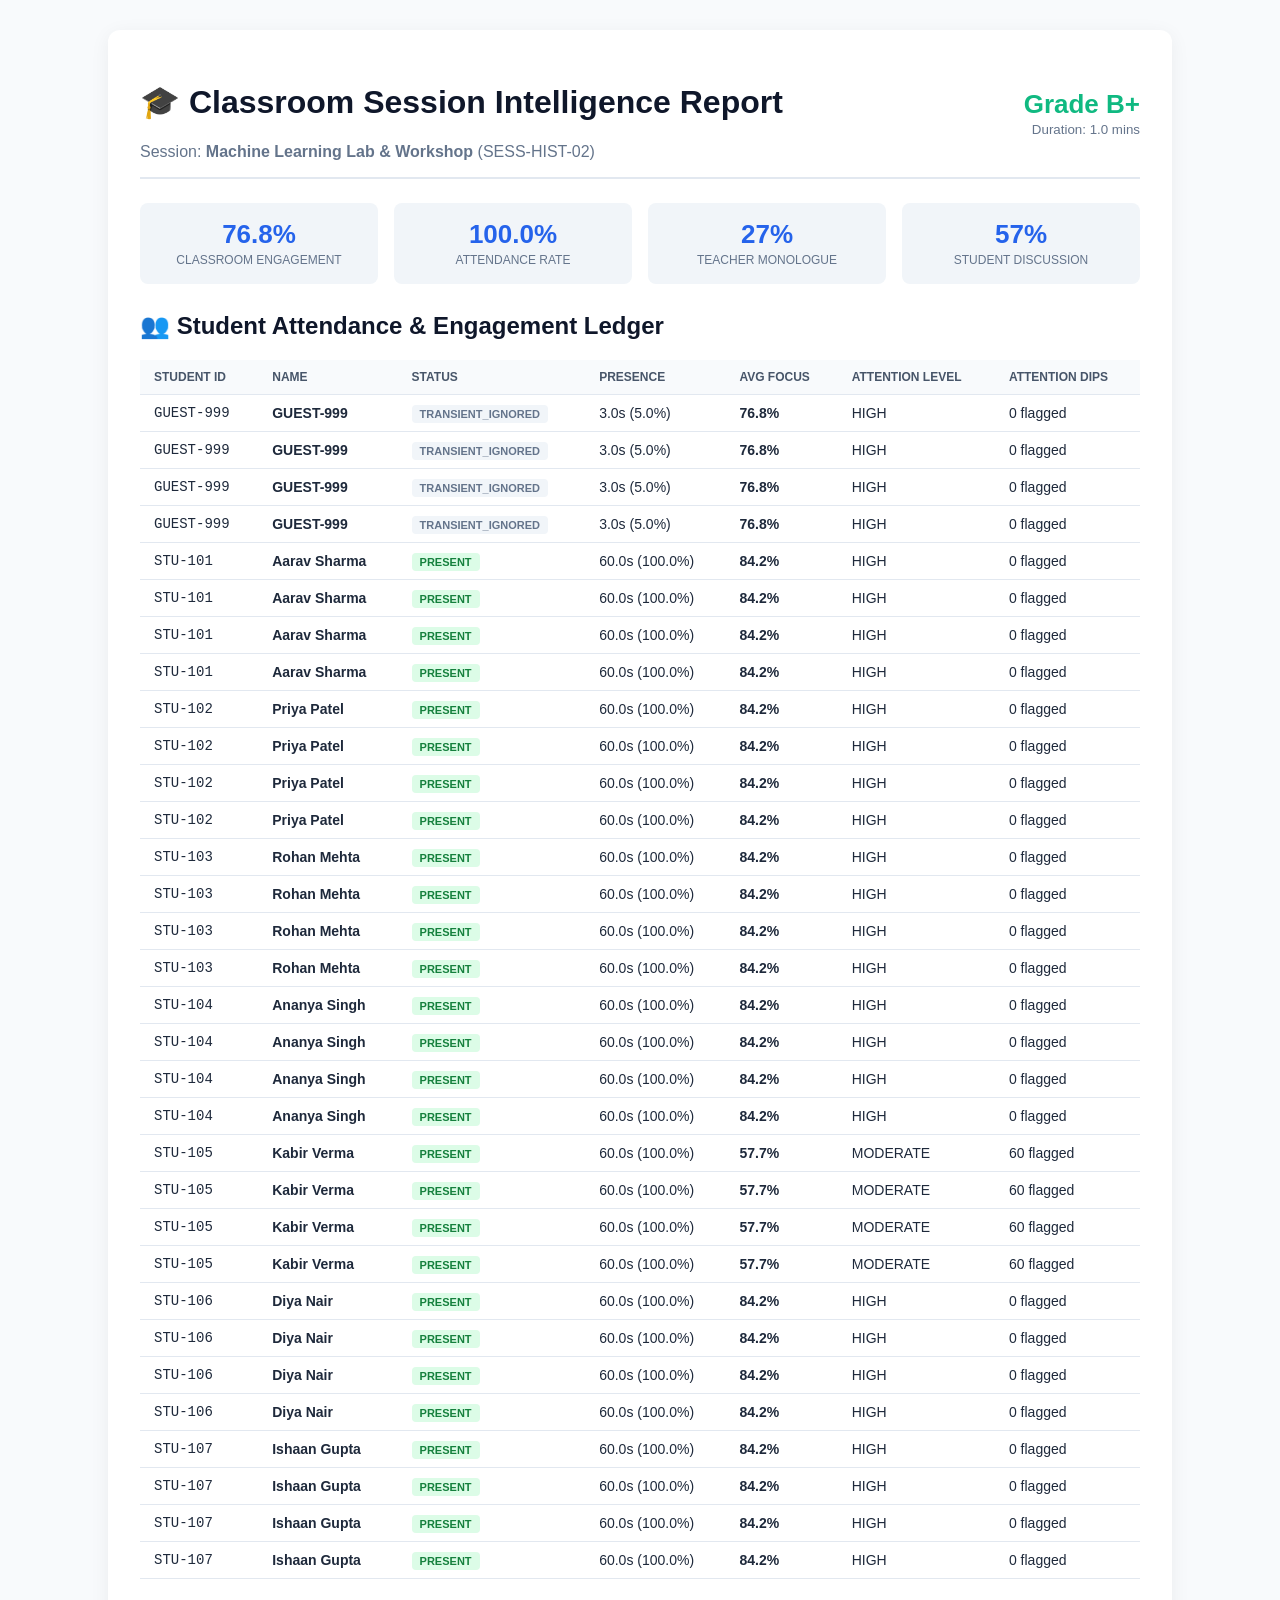
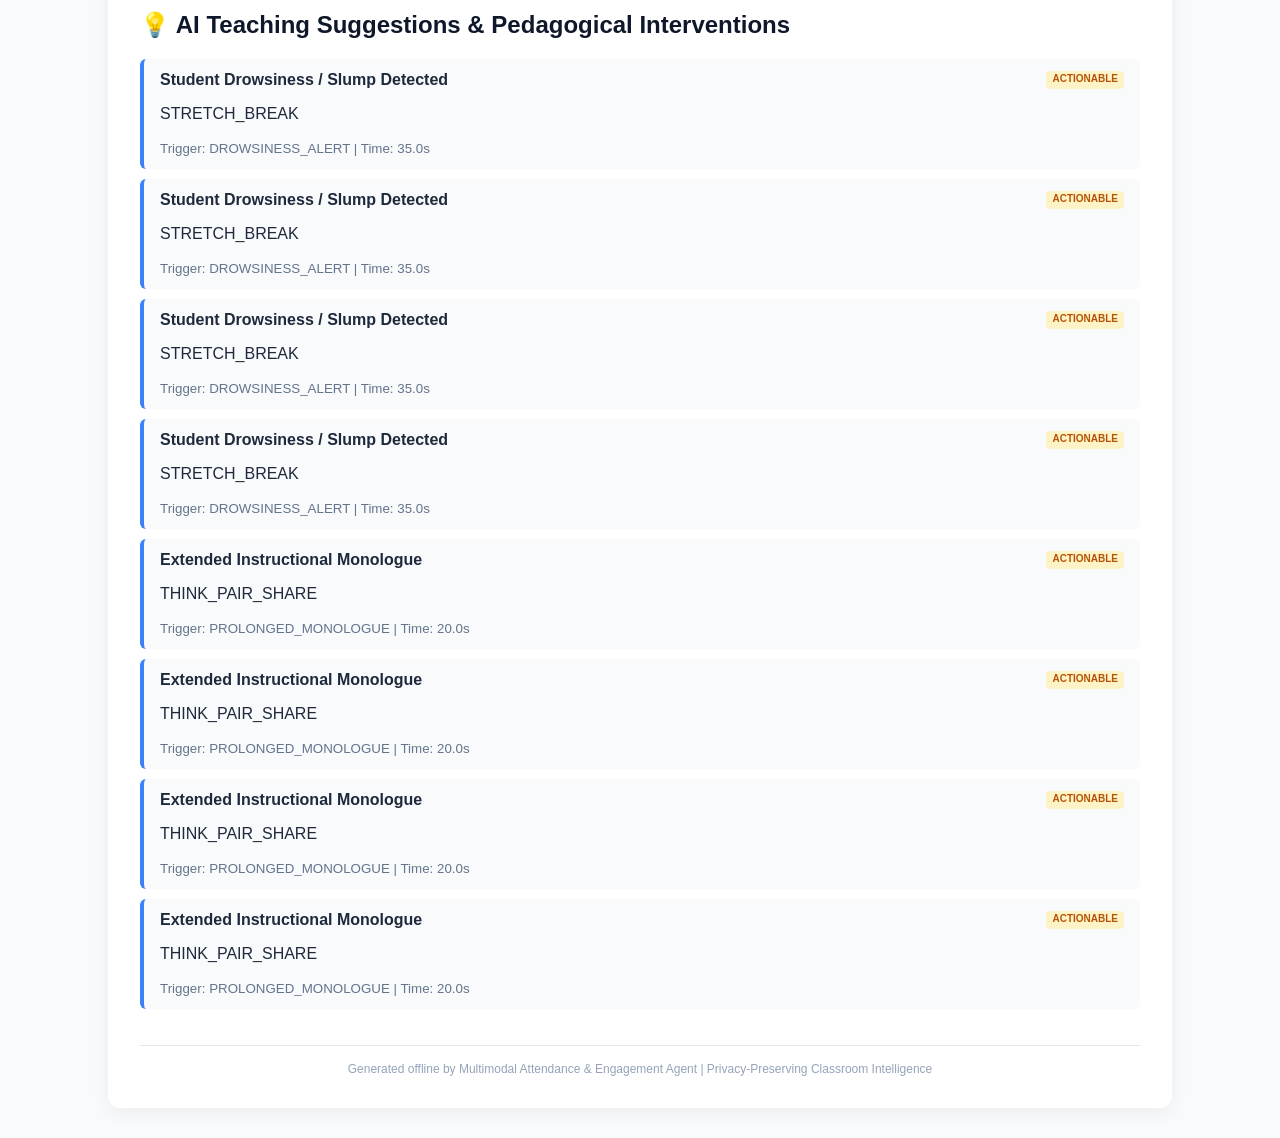
<file: data/logs/report_SESS-HIST-02.html>
<!DOCTYPE html>
<html lang="en">
<head>
    <meta charset="UTF-8">
    <title>Session Report - Machine Learning Lab & Workshop</title>
    <style>
        body { font-family: -apple-system, BlinkMacSystemFont, "Segoe UI", Roboto, sans-serif; background: #F8FAFC; color: #1E293B; margin: 0; padding: 30px; }
        .container { max-width: 1000px; margin: 0 auto; background: #FFFFFF; border-radius: 12px; padding: 32px; box-shadow: 0 4px 20px rgba(0,0,0,0.06); }
        h1, h2, h3 { color: #0F172A; }
        .header-bar { display: flex; justify-content: space-between; align-items: baseline; border-bottom: 2px solid #E2E8F0; padding-bottom: 16px; margin-bottom: 24px; }
        .stats-grid { display: grid; grid-template-columns: repeat(4, 1fr); gap: 16px; margin-bottom: 28px; }
        .stat-card { background: #F1F5F9; border-radius: 8px; padding: 16px; text-align: center; }
        .stat-val { font-size: 26px; font-weight: 700; color: #2563EB; display: block; }
        .stat-lbl { font-size: 12px; text-transform: uppercase; color: #64748B; }
        table { width: 100%; border-collapse: collapse; margin-top: 12px; font-size: 14px; }
        th, td { padding: 10px 14px; border-bottom: 1px solid #E2E8F0; text-align: left; }
        th { background: #F8FAFC; font-size: 12px; text-transform: uppercase; color: #475569; }
        .badge { padding: 3px 8px; border-radius: 4px; font-size: 11px; font-weight: 600; text-transform: uppercase; }
        .badge-present { background: #DCFCE7; color: #15803D; }
        .badge-late { background: #FEF3C7; color: #B45309; }
        .badge-absent { background: #FEE2E2; color: #B91C1C; }
        .badge-partial { background: #E0E7FF; color: #4338CA; }
        .badge-transient_ignored { background: #F1F5F9; color: #64748B; }
        .sugg-card { background: #F8FAFC; border-left: 4px solid #3B82F6; padding: 12px 16px; border-radius: 6px; margin-bottom: 10px; }
        .sugg-header { display: flex; justify-content: space-between; margin-bottom: 4px; }
        .priority { font-size: 10px; font-weight: 700; padding: 2px 6px; border-radius: 4px; }
        .priority-urgent { background: #FEE2E2; color: #B91C1C; }
        .priority-actionable { background: #FEF3C7; color: #B45309; }
        .footer { margin-top: 36px; padding-top: 16px; border-top: 1px solid #E2E8F0; font-size: 12px; color: #94A3B8; text-align: center; }
    </style>
</head>
<body>
    <div class="container">
        <div class="header-bar">
            <div>
                <h1>🎓 Classroom Session Intelligence Report</h1>
                <p style="margin: 0; color: #64748B;">Session: <strong>Machine Learning Lab & Workshop</strong> (SESS-HIST-02)</p>
            </div>
            <div style="text-align: right;">
                <span class="stat-val" style="color: #10B981;">Grade B+</span>
                <small style="color: #64748B;">Duration: 1.0 mins</small>
            </div>
        </div>

        <div class="stats-grid">
            <div class="stat-card">
                <span class="stat-val">76.8%</span>
                <span class="stat-lbl">Classroom Engagement</span>
            </div>
            <div class="stat-card">
                <span class="stat-val">100.0%</span>
                <span class="stat-lbl">Attendance Rate</span>
            </div>
            <div class="stat-card">
                <span class="stat-val">27%</span>
                <span class="stat-lbl">Teacher Monologue</span>
            </div>
            <div class="stat-card">
                <span class="stat-val">57%</span>
                <span class="stat-lbl">Student Discussion</span>
            </div>
        </div>

        <h2>👥 Student Attendance & Engagement Ledger</h2>
        <table>
            <thead>
                <tr>
                    <th>Student ID</th>
                    <th>Name</th>
                    <th>Status</th>
                    <th>Presence</th>
                    <th>Avg Focus</th>
                    <th>Attention Level</th>
                    <th>Attention Dips</th>
                </tr>
            </thead>
            <tbody>
                
            <tr>
                <td style="font-family: monospace;">GUEST-999</td>
                <td><strong>GUEST-999</strong></td>
                <td><span class="badge badge-transient_ignored">TRANSIENT_IGNORED</span></td>
                <td>3.0s (5.0%)</td>
                <td><strong>76.8%</strong></td>
                <td>HIGH</td>
                <td>0 flagged</td>
            </tr>
            
            <tr>
                <td style="font-family: monospace;">GUEST-999</td>
                <td><strong>GUEST-999</strong></td>
                <td><span class="badge badge-transient_ignored">TRANSIENT_IGNORED</span></td>
                <td>3.0s (5.0%)</td>
                <td><strong>76.8%</strong></td>
                <td>HIGH</td>
                <td>0 flagged</td>
            </tr>
            
            <tr>
                <td style="font-family: monospace;">GUEST-999</td>
                <td><strong>GUEST-999</strong></td>
                <td><span class="badge badge-transient_ignored">TRANSIENT_IGNORED</span></td>
                <td>3.0s (5.0%)</td>
                <td><strong>76.8%</strong></td>
                <td>HIGH</td>
                <td>0 flagged</td>
            </tr>
            
            <tr>
                <td style="font-family: monospace;">GUEST-999</td>
                <td><strong>GUEST-999</strong></td>
                <td><span class="badge badge-transient_ignored">TRANSIENT_IGNORED</span></td>
                <td>3.0s (5.0%)</td>
                <td><strong>76.8%</strong></td>
                <td>HIGH</td>
                <td>0 flagged</td>
            </tr>
            
            <tr>
                <td style="font-family: monospace;">STU-101</td>
                <td><strong>Aarav Sharma</strong></td>
                <td><span class="badge badge-present">PRESENT</span></td>
                <td>60.0s (100.0%)</td>
                <td><strong>84.2%</strong></td>
                <td>HIGH</td>
                <td>0 flagged</td>
            </tr>
            
            <tr>
                <td style="font-family: monospace;">STU-101</td>
                <td><strong>Aarav Sharma</strong></td>
                <td><span class="badge badge-present">PRESENT</span></td>
                <td>60.0s (100.0%)</td>
                <td><strong>84.2%</strong></td>
                <td>HIGH</td>
                <td>0 flagged</td>
            </tr>
            
            <tr>
                <td style="font-family: monospace;">STU-101</td>
                <td><strong>Aarav Sharma</strong></td>
                <td><span class="badge badge-present">PRESENT</span></td>
                <td>60.0s (100.0%)</td>
                <td><strong>84.2%</strong></td>
                <td>HIGH</td>
                <td>0 flagged</td>
            </tr>
            
            <tr>
                <td style="font-family: monospace;">STU-101</td>
                <td><strong>Aarav Sharma</strong></td>
                <td><span class="badge badge-present">PRESENT</span></td>
                <td>60.0s (100.0%)</td>
                <td><strong>84.2%</strong></td>
                <td>HIGH</td>
                <td>0 flagged</td>
            </tr>
            
            <tr>
                <td style="font-family: monospace;">STU-102</td>
                <td><strong>Priya Patel</strong></td>
                <td><span class="badge badge-present">PRESENT</span></td>
                <td>60.0s (100.0%)</td>
                <td><strong>84.2%</strong></td>
                <td>HIGH</td>
                <td>0 flagged</td>
            </tr>
            
            <tr>
                <td style="font-family: monospace;">STU-102</td>
                <td><strong>Priya Patel</strong></td>
                <td><span class="badge badge-present">PRESENT</span></td>
                <td>60.0s (100.0%)</td>
                <td><strong>84.2%</strong></td>
                <td>HIGH</td>
                <td>0 flagged</td>
            </tr>
            
            <tr>
                <td style="font-family: monospace;">STU-102</td>
                <td><strong>Priya Patel</strong></td>
                <td><span class="badge badge-present">PRESENT</span></td>
                <td>60.0s (100.0%)</td>
                <td><strong>84.2%</strong></td>
                <td>HIGH</td>
                <td>0 flagged</td>
            </tr>
            
            <tr>
                <td style="font-family: monospace;">STU-102</td>
                <td><strong>Priya Patel</strong></td>
                <td><span class="badge badge-present">PRESENT</span></td>
                <td>60.0s (100.0%)</td>
                <td><strong>84.2%</strong></td>
                <td>HIGH</td>
                <td>0 flagged</td>
            </tr>
            
            <tr>
                <td style="font-family: monospace;">STU-103</td>
                <td><strong>Rohan Mehta</strong></td>
                <td><span class="badge badge-present">PRESENT</span></td>
                <td>60.0s (100.0%)</td>
                <td><strong>84.2%</strong></td>
                <td>HIGH</td>
                <td>0 flagged</td>
            </tr>
            
            <tr>
                <td style="font-family: monospace;">STU-103</td>
                <td><strong>Rohan Mehta</strong></td>
                <td><span class="badge badge-present">PRESENT</span></td>
                <td>60.0s (100.0%)</td>
                <td><strong>84.2%</strong></td>
                <td>HIGH</td>
                <td>0 flagged</td>
            </tr>
            
            <tr>
                <td style="font-family: monospace;">STU-103</td>
                <td><strong>Rohan Mehta</strong></td>
                <td><span class="badge badge-present">PRESENT</span></td>
                <td>60.0s (100.0%)</td>
                <td><strong>84.2%</strong></td>
                <td>HIGH</td>
                <td>0 flagged</td>
            </tr>
            
            <tr>
                <td style="font-family: monospace;">STU-103</td>
                <td><strong>Rohan Mehta</strong></td>
                <td><span class="badge badge-present">PRESENT</span></td>
                <td>60.0s (100.0%)</td>
                <td><strong>84.2%</strong></td>
                <td>HIGH</td>
                <td>0 flagged</td>
            </tr>
            
            <tr>
                <td style="font-family: monospace;">STU-104</td>
                <td><strong>Ananya Singh</strong></td>
                <td><span class="badge badge-present">PRESENT</span></td>
                <td>60.0s (100.0%)</td>
                <td><strong>84.2%</strong></td>
                <td>HIGH</td>
                <td>0 flagged</td>
            </tr>
            
            <tr>
                <td style="font-family: monospace;">STU-104</td>
                <td><strong>Ananya Singh</strong></td>
                <td><span class="badge badge-present">PRESENT</span></td>
                <td>60.0s (100.0%)</td>
                <td><strong>84.2%</strong></td>
                <td>HIGH</td>
                <td>0 flagged</td>
            </tr>
            
            <tr>
                <td style="font-family: monospace;">STU-104</td>
                <td><strong>Ananya Singh</strong></td>
                <td><span class="badge badge-present">PRESENT</span></td>
                <td>60.0s (100.0%)</td>
                <td><strong>84.2%</strong></td>
                <td>HIGH</td>
                <td>0 flagged</td>
            </tr>
            
            <tr>
                <td style="font-family: monospace;">STU-104</td>
                <td><strong>Ananya Singh</strong></td>
                <td><span class="badge badge-present">PRESENT</span></td>
                <td>60.0s (100.0%)</td>
                <td><strong>84.2%</strong></td>
                <td>HIGH</td>
                <td>0 flagged</td>
            </tr>
            
            <tr>
                <td style="font-family: monospace;">STU-105</td>
                <td><strong>Kabir Verma</strong></td>
                <td><span class="badge badge-present">PRESENT</span></td>
                <td>60.0s (100.0%)</td>
                <td><strong>57.7%</strong></td>
                <td>MODERATE</td>
                <td>60 flagged</td>
            </tr>
            
            <tr>
                <td style="font-family: monospace;">STU-105</td>
                <td><strong>Kabir Verma</strong></td>
                <td><span class="badge badge-present">PRESENT</span></td>
                <td>60.0s (100.0%)</td>
                <td><strong>57.7%</strong></td>
                <td>MODERATE</td>
                <td>60 flagged</td>
            </tr>
            
            <tr>
                <td style="font-family: monospace;">STU-105</td>
                <td><strong>Kabir Verma</strong></td>
                <td><span class="badge badge-present">PRESENT</span></td>
                <td>60.0s (100.0%)</td>
                <td><strong>57.7%</strong></td>
                <td>MODERATE</td>
                <td>60 flagged</td>
            </tr>
            
            <tr>
                <td style="font-family: monospace;">STU-105</td>
                <td><strong>Kabir Verma</strong></td>
                <td><span class="badge badge-present">PRESENT</span></td>
                <td>60.0s (100.0%)</td>
                <td><strong>57.7%</strong></td>
                <td>MODERATE</td>
                <td>60 flagged</td>
            </tr>
            
            <tr>
                <td style="font-family: monospace;">STU-106</td>
                <td><strong>Diya Nair</strong></td>
                <td><span class="badge badge-present">PRESENT</span></td>
                <td>60.0s (100.0%)</td>
                <td><strong>84.2%</strong></td>
                <td>HIGH</td>
                <td>0 flagged</td>
            </tr>
            
            <tr>
                <td style="font-family: monospace;">STU-106</td>
                <td><strong>Diya Nair</strong></td>
                <td><span class="badge badge-present">PRESENT</span></td>
                <td>60.0s (100.0%)</td>
                <td><strong>84.2%</strong></td>
                <td>HIGH</td>
                <td>0 flagged</td>
            </tr>
            
            <tr>
                <td style="font-family: monospace;">STU-106</td>
                <td><strong>Diya Nair</strong></td>
                <td><span class="badge badge-present">PRESENT</span></td>
                <td>60.0s (100.0%)</td>
                <td><strong>84.2%</strong></td>
                <td>HIGH</td>
                <td>0 flagged</td>
            </tr>
            
            <tr>
                <td style="font-family: monospace;">STU-106</td>
                <td><strong>Diya Nair</strong></td>
                <td><span class="badge badge-present">PRESENT</span></td>
                <td>60.0s (100.0%)</td>
                <td><strong>84.2%</strong></td>
                <td>HIGH</td>
                <td>0 flagged</td>
            </tr>
            
            <tr>
                <td style="font-family: monospace;">STU-107</td>
                <td><strong>Ishaan Gupta</strong></td>
                <td><span class="badge badge-present">PRESENT</span></td>
                <td>60.0s (100.0%)</td>
                <td><strong>84.2%</strong></td>
                <td>HIGH</td>
                <td>0 flagged</td>
            </tr>
            
            <tr>
                <td style="font-family: monospace;">STU-107</td>
                <td><strong>Ishaan Gupta</strong></td>
                <td><span class="badge badge-present">PRESENT</span></td>
                <td>60.0s (100.0%)</td>
                <td><strong>84.2%</strong></td>
                <td>HIGH</td>
                <td>0 flagged</td>
            </tr>
            
            <tr>
                <td style="font-family: monospace;">STU-107</td>
                <td><strong>Ishaan Gupta</strong></td>
                <td><span class="badge badge-present">PRESENT</span></td>
                <td>60.0s (100.0%)</td>
                <td><strong>84.2%</strong></td>
                <td>HIGH</td>
                <td>0 flagged</td>
            </tr>
            
            <tr>
                <td style="font-family: monospace;">STU-107</td>
                <td><strong>Ishaan Gupta</strong></td>
                <td><span class="badge badge-present">PRESENT</span></td>
                <td>60.0s (100.0%)</td>
                <td><strong>84.2%</strong></td>
                <td>HIGH</td>
                <td>0 flagged</td>
            </tr>
            
            </tbody>
        </table>

        <h2 style="margin-top: 32px;">💡 AI Teaching Suggestions & Pedagogical Interventions</h2>
        
            <div class="sugg-card">
                <div class="sugg-header">
                    <strong>Student Drowsiness / Slump Detected</strong>
                    <span class="priority priority-actionable">ACTIONABLE</span>
                </div>
                <p>STRETCH_BREAK</p>
                <small style="color: #64748B;">Trigger: DROWSINESS_ALERT | Time: 35.0s</small>
            </div>
            
            <div class="sugg-card">
                <div class="sugg-header">
                    <strong>Student Drowsiness / Slump Detected</strong>
                    <span class="priority priority-actionable">ACTIONABLE</span>
                </div>
                <p>STRETCH_BREAK</p>
                <small style="color: #64748B;">Trigger: DROWSINESS_ALERT | Time: 35.0s</small>
            </div>
            
            <div class="sugg-card">
                <div class="sugg-header">
                    <strong>Student Drowsiness / Slump Detected</strong>
                    <span class="priority priority-actionable">ACTIONABLE</span>
                </div>
                <p>STRETCH_BREAK</p>
                <small style="color: #64748B;">Trigger: DROWSINESS_ALERT | Time: 35.0s</small>
            </div>
            
            <div class="sugg-card">
                <div class="sugg-header">
                    <strong>Student Drowsiness / Slump Detected</strong>
                    <span class="priority priority-actionable">ACTIONABLE</span>
                </div>
                <p>STRETCH_BREAK</p>
                <small style="color: #64748B;">Trigger: DROWSINESS_ALERT | Time: 35.0s</small>
            </div>
            
            <div class="sugg-card">
                <div class="sugg-header">
                    <strong>Extended Instructional Monologue</strong>
                    <span class="priority priority-actionable">ACTIONABLE</span>
                </div>
                <p>THINK_PAIR_SHARE</p>
                <small style="color: #64748B;">Trigger: PROLONGED_MONOLOGUE | Time: 20.0s</small>
            </div>
            
            <div class="sugg-card">
                <div class="sugg-header">
                    <strong>Extended Instructional Monologue</strong>
                    <span class="priority priority-actionable">ACTIONABLE</span>
                </div>
                <p>THINK_PAIR_SHARE</p>
                <small style="color: #64748B;">Trigger: PROLONGED_MONOLOGUE | Time: 20.0s</small>
            </div>
            
            <div class="sugg-card">
                <div class="sugg-header">
                    <strong>Extended Instructional Monologue</strong>
                    <span class="priority priority-actionable">ACTIONABLE</span>
                </div>
                <p>THINK_PAIR_SHARE</p>
                <small style="color: #64748B;">Trigger: PROLONGED_MONOLOGUE | Time: 20.0s</small>
            </div>
            
            <div class="sugg-card">
                <div class="sugg-header">
                    <strong>Extended Instructional Monologue</strong>
                    <span class="priority priority-actionable">ACTIONABLE</span>
                </div>
                <p>THINK_PAIR_SHARE</p>
                <small style="color: #64748B;">Trigger: PROLONGED_MONOLOGUE | Time: 20.0s</small>
            </div>
            

        <div class="footer">
            Generated offline by Multimodal Attendance & Engagement Agent | Privacy-Preserving Classroom Intelligence
        </div>
    </div>
</body>
</html>
</file>
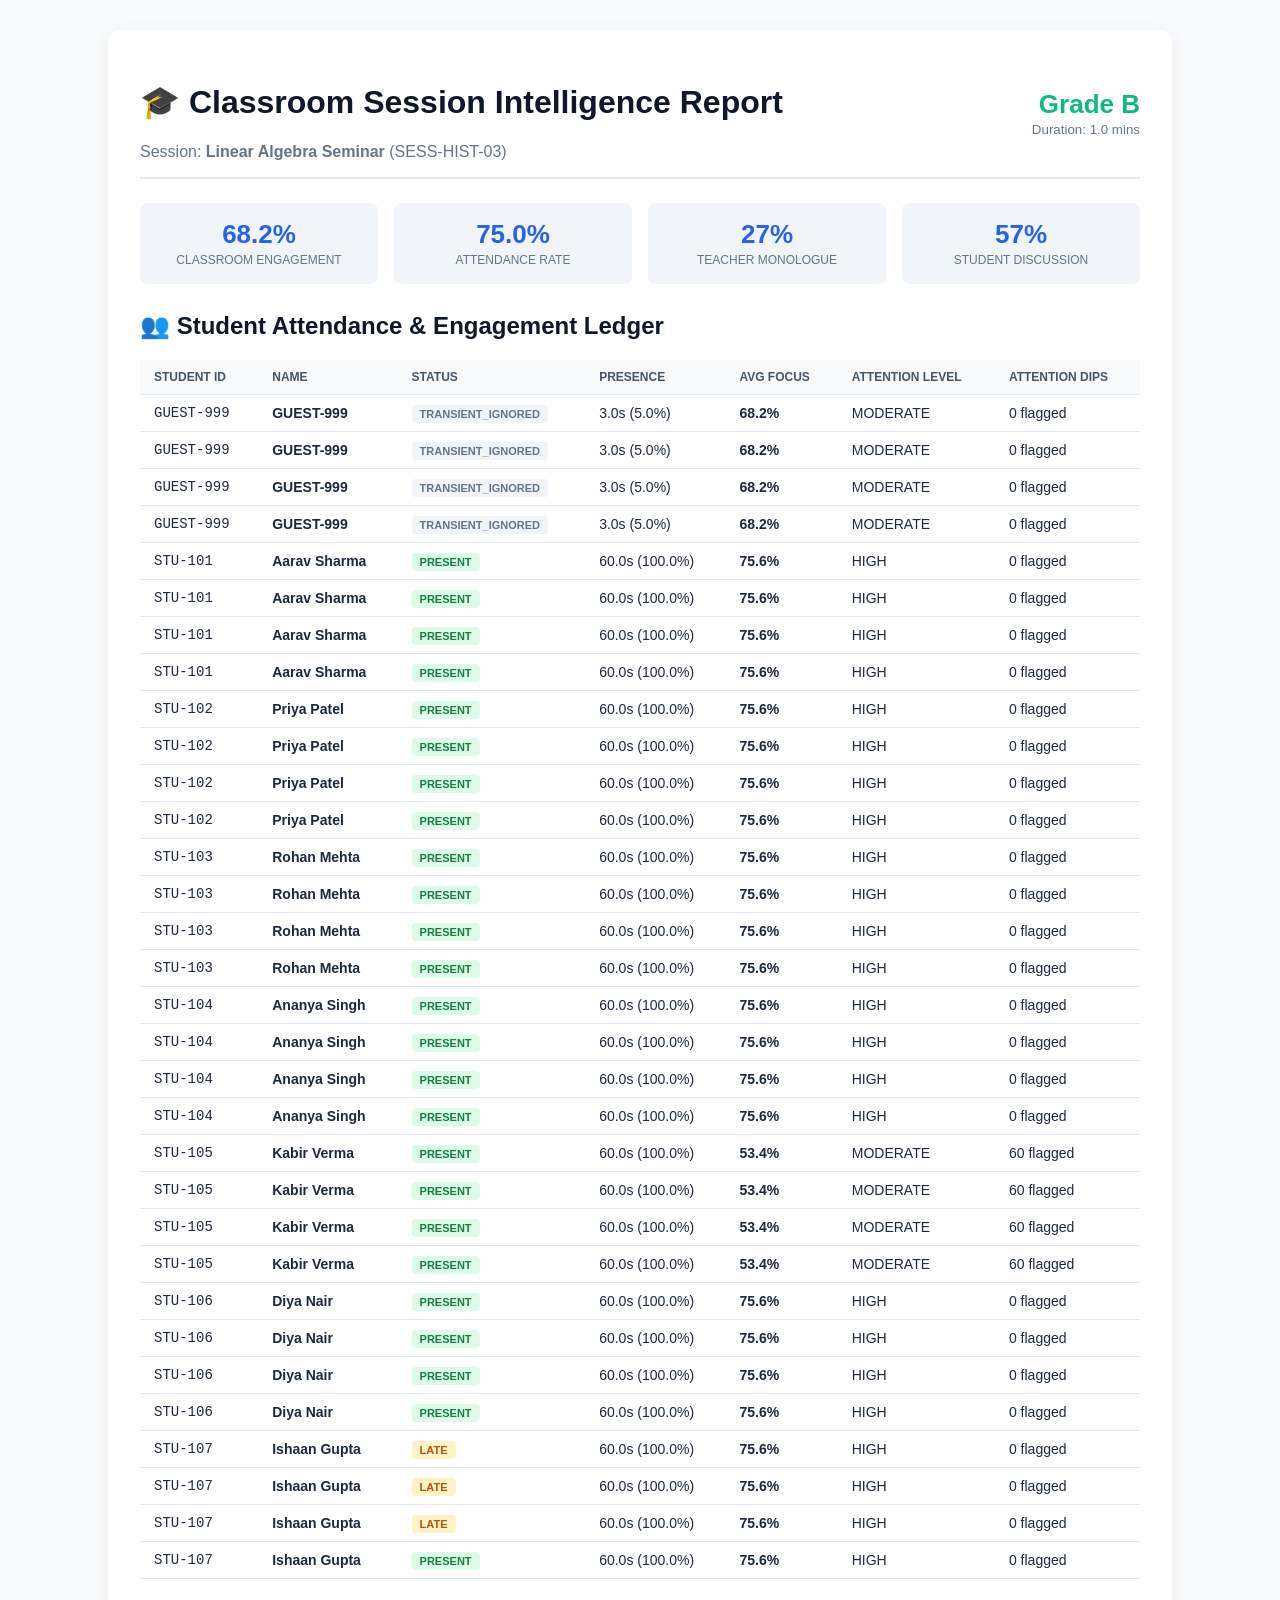
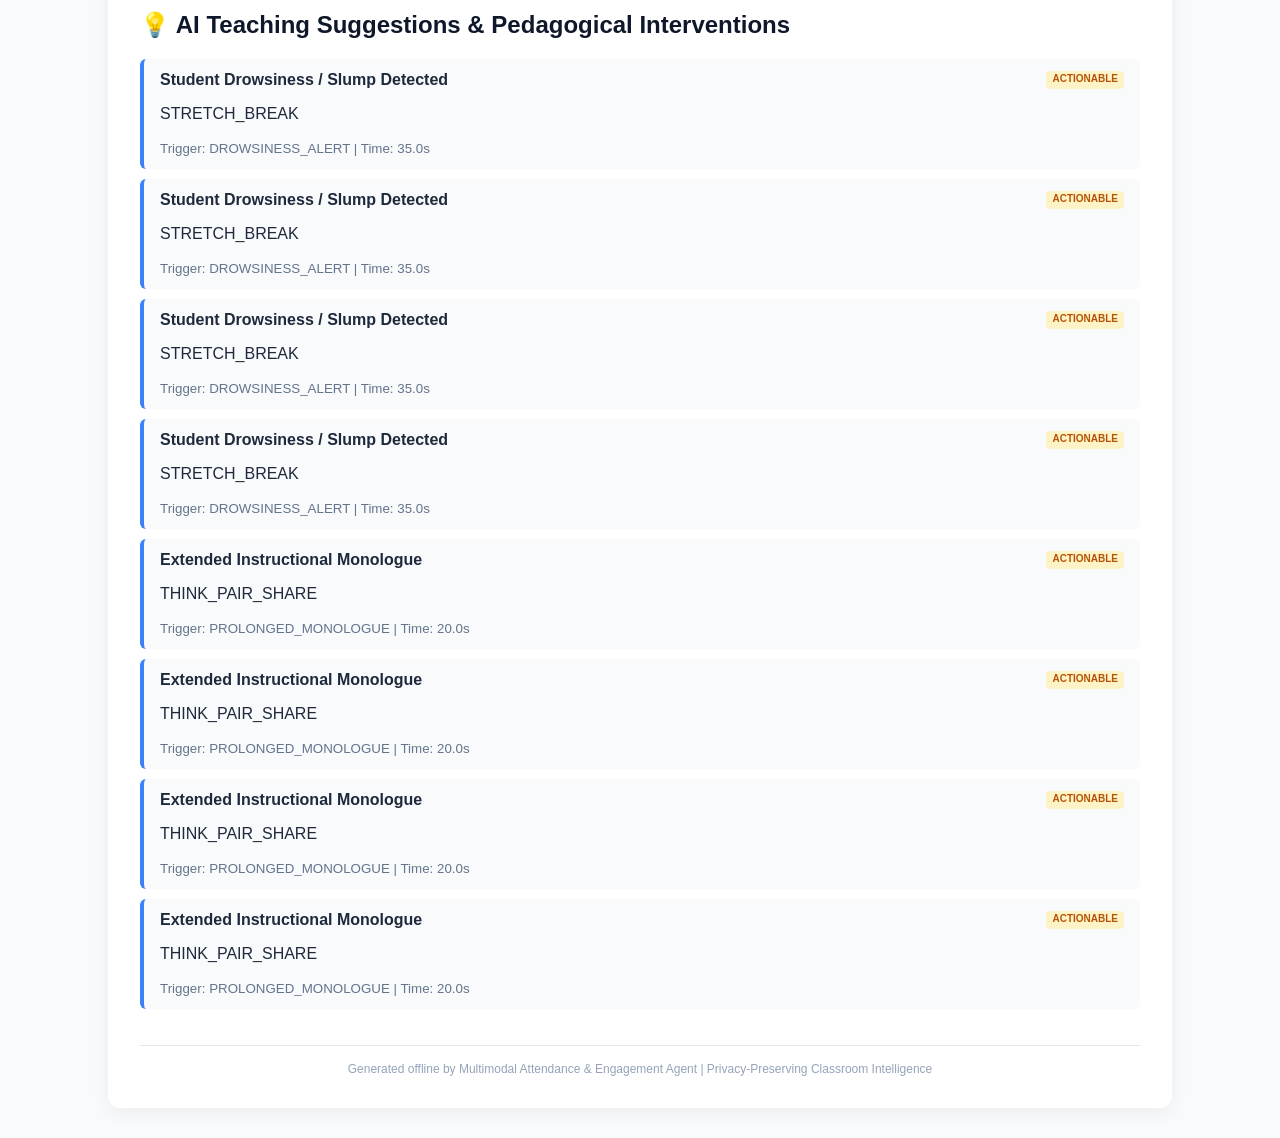
<file: data/logs/report_SESS-HIST-03.html>
<!DOCTYPE html>
<html lang="en">
<head>
    <meta charset="UTF-8">
    <title>Session Report - Linear Algebra Seminar</title>
    <style>
        body { font-family: -apple-system, BlinkMacSystemFont, "Segoe UI", Roboto, sans-serif; background: #F8FAFC; color: #1E293B; margin: 0; padding: 30px; }
        .container { max-width: 1000px; margin: 0 auto; background: #FFFFFF; border-radius: 12px; padding: 32px; box-shadow: 0 4px 20px rgba(0,0,0,0.06); }
        h1, h2, h3 { color: #0F172A; }
        .header-bar { display: flex; justify-content: space-between; align-items: baseline; border-bottom: 2px solid #E2E8F0; padding-bottom: 16px; margin-bottom: 24px; }
        .stats-grid { display: grid; grid-template-columns: repeat(4, 1fr); gap: 16px; margin-bottom: 28px; }
        .stat-card { background: #F1F5F9; border-radius: 8px; padding: 16px; text-align: center; }
        .stat-val { font-size: 26px; font-weight: 700; color: #2563EB; display: block; }
        .stat-lbl { font-size: 12px; text-transform: uppercase; color: #64748B; }
        table { width: 100%; border-collapse: collapse; margin-top: 12px; font-size: 14px; }
        th, td { padding: 10px 14px; border-bottom: 1px solid #E2E8F0; text-align: left; }
        th { background: #F8FAFC; font-size: 12px; text-transform: uppercase; color: #475569; }
        .badge { padding: 3px 8px; border-radius: 4px; font-size: 11px; font-weight: 600; text-transform: uppercase; }
        .badge-present { background: #DCFCE7; color: #15803D; }
        .badge-late { background: #FEF3C7; color: #B45309; }
        .badge-absent { background: #FEE2E2; color: #B91C1C; }
        .badge-partial { background: #E0E7FF; color: #4338CA; }
        .badge-transient_ignored { background: #F1F5F9; color: #64748B; }
        .sugg-card { background: #F8FAFC; border-left: 4px solid #3B82F6; padding: 12px 16px; border-radius: 6px; margin-bottom: 10px; }
        .sugg-header { display: flex; justify-content: space-between; margin-bottom: 4px; }
        .priority { font-size: 10px; font-weight: 700; padding: 2px 6px; border-radius: 4px; }
        .priority-urgent { background: #FEE2E2; color: #B91C1C; }
        .priority-actionable { background: #FEF3C7; color: #B45309; }
        .footer { margin-top: 36px; padding-top: 16px; border-top: 1px solid #E2E8F0; font-size: 12px; color: #94A3B8; text-align: center; }
    </style>
</head>
<body>
    <div class="container">
        <div class="header-bar">
            <div>
                <h1>🎓 Classroom Session Intelligence Report</h1>
                <p style="margin: 0; color: #64748B;">Session: <strong>Linear Algebra Seminar</strong> (SESS-HIST-03)</p>
            </div>
            <div style="text-align: right;">
                <span class="stat-val" style="color: #10B981;">Grade B</span>
                <small style="color: #64748B;">Duration: 1.0 mins</small>
            </div>
        </div>

        <div class="stats-grid">
            <div class="stat-card">
                <span class="stat-val">68.2%</span>
                <span class="stat-lbl">Classroom Engagement</span>
            </div>
            <div class="stat-card">
                <span class="stat-val">75.0%</span>
                <span class="stat-lbl">Attendance Rate</span>
            </div>
            <div class="stat-card">
                <span class="stat-val">27%</span>
                <span class="stat-lbl">Teacher Monologue</span>
            </div>
            <div class="stat-card">
                <span class="stat-val">57%</span>
                <span class="stat-lbl">Student Discussion</span>
            </div>
        </div>

        <h2>👥 Student Attendance & Engagement Ledger</h2>
        <table>
            <thead>
                <tr>
                    <th>Student ID</th>
                    <th>Name</th>
                    <th>Status</th>
                    <th>Presence</th>
                    <th>Avg Focus</th>
                    <th>Attention Level</th>
                    <th>Attention Dips</th>
                </tr>
            </thead>
            <tbody>
                
            <tr>
                <td style="font-family: monospace;">GUEST-999</td>
                <td><strong>GUEST-999</strong></td>
                <td><span class="badge badge-transient_ignored">TRANSIENT_IGNORED</span></td>
                <td>3.0s (5.0%)</td>
                <td><strong>68.2%</strong></td>
                <td>MODERATE</td>
                <td>0 flagged</td>
            </tr>
            
            <tr>
                <td style="font-family: monospace;">GUEST-999</td>
                <td><strong>GUEST-999</strong></td>
                <td><span class="badge badge-transient_ignored">TRANSIENT_IGNORED</span></td>
                <td>3.0s (5.0%)</td>
                <td><strong>68.2%</strong></td>
                <td>MODERATE</td>
                <td>0 flagged</td>
            </tr>
            
            <tr>
                <td style="font-family: monospace;">GUEST-999</td>
                <td><strong>GUEST-999</strong></td>
                <td><span class="badge badge-transient_ignored">TRANSIENT_IGNORED</span></td>
                <td>3.0s (5.0%)</td>
                <td><strong>68.2%</strong></td>
                <td>MODERATE</td>
                <td>0 flagged</td>
            </tr>
            
            <tr>
                <td style="font-family: monospace;">GUEST-999</td>
                <td><strong>GUEST-999</strong></td>
                <td><span class="badge badge-transient_ignored">TRANSIENT_IGNORED</span></td>
                <td>3.0s (5.0%)</td>
                <td><strong>68.2%</strong></td>
                <td>MODERATE</td>
                <td>0 flagged</td>
            </tr>
            
            <tr>
                <td style="font-family: monospace;">STU-101</td>
                <td><strong>Aarav Sharma</strong></td>
                <td><span class="badge badge-present">PRESENT</span></td>
                <td>60.0s (100.0%)</td>
                <td><strong>75.6%</strong></td>
                <td>HIGH</td>
                <td>0 flagged</td>
            </tr>
            
            <tr>
                <td style="font-family: monospace;">STU-101</td>
                <td><strong>Aarav Sharma</strong></td>
                <td><span class="badge badge-present">PRESENT</span></td>
                <td>60.0s (100.0%)</td>
                <td><strong>75.6%</strong></td>
                <td>HIGH</td>
                <td>0 flagged</td>
            </tr>
            
            <tr>
                <td style="font-family: monospace;">STU-101</td>
                <td><strong>Aarav Sharma</strong></td>
                <td><span class="badge badge-present">PRESENT</span></td>
                <td>60.0s (100.0%)</td>
                <td><strong>75.6%</strong></td>
                <td>HIGH</td>
                <td>0 flagged</td>
            </tr>
            
            <tr>
                <td style="font-family: monospace;">STU-101</td>
                <td><strong>Aarav Sharma</strong></td>
                <td><span class="badge badge-present">PRESENT</span></td>
                <td>60.0s (100.0%)</td>
                <td><strong>75.6%</strong></td>
                <td>HIGH</td>
                <td>0 flagged</td>
            </tr>
            
            <tr>
                <td style="font-family: monospace;">STU-102</td>
                <td><strong>Priya Patel</strong></td>
                <td><span class="badge badge-present">PRESENT</span></td>
                <td>60.0s (100.0%)</td>
                <td><strong>75.6%</strong></td>
                <td>HIGH</td>
                <td>0 flagged</td>
            </tr>
            
            <tr>
                <td style="font-family: monospace;">STU-102</td>
                <td><strong>Priya Patel</strong></td>
                <td><span class="badge badge-present">PRESENT</span></td>
                <td>60.0s (100.0%)</td>
                <td><strong>75.6%</strong></td>
                <td>HIGH</td>
                <td>0 flagged</td>
            </tr>
            
            <tr>
                <td style="font-family: monospace;">STU-102</td>
                <td><strong>Priya Patel</strong></td>
                <td><span class="badge badge-present">PRESENT</span></td>
                <td>60.0s (100.0%)</td>
                <td><strong>75.6%</strong></td>
                <td>HIGH</td>
                <td>0 flagged</td>
            </tr>
            
            <tr>
                <td style="font-family: monospace;">STU-102</td>
                <td><strong>Priya Patel</strong></td>
                <td><span class="badge badge-present">PRESENT</span></td>
                <td>60.0s (100.0%)</td>
                <td><strong>75.6%</strong></td>
                <td>HIGH</td>
                <td>0 flagged</td>
            </tr>
            
            <tr>
                <td style="font-family: monospace;">STU-103</td>
                <td><strong>Rohan Mehta</strong></td>
                <td><span class="badge badge-present">PRESENT</span></td>
                <td>60.0s (100.0%)</td>
                <td><strong>75.6%</strong></td>
                <td>HIGH</td>
                <td>0 flagged</td>
            </tr>
            
            <tr>
                <td style="font-family: monospace;">STU-103</td>
                <td><strong>Rohan Mehta</strong></td>
                <td><span class="badge badge-present">PRESENT</span></td>
                <td>60.0s (100.0%)</td>
                <td><strong>75.6%</strong></td>
                <td>HIGH</td>
                <td>0 flagged</td>
            </tr>
            
            <tr>
                <td style="font-family: monospace;">STU-103</td>
                <td><strong>Rohan Mehta</strong></td>
                <td><span class="badge badge-present">PRESENT</span></td>
                <td>60.0s (100.0%)</td>
                <td><strong>75.6%</strong></td>
                <td>HIGH</td>
                <td>0 flagged</td>
            </tr>
            
            <tr>
                <td style="font-family: monospace;">STU-103</td>
                <td><strong>Rohan Mehta</strong></td>
                <td><span class="badge badge-present">PRESENT</span></td>
                <td>60.0s (100.0%)</td>
                <td><strong>75.6%</strong></td>
                <td>HIGH</td>
                <td>0 flagged</td>
            </tr>
            
            <tr>
                <td style="font-family: monospace;">STU-104</td>
                <td><strong>Ananya Singh</strong></td>
                <td><span class="badge badge-present">PRESENT</span></td>
                <td>60.0s (100.0%)</td>
                <td><strong>75.6%</strong></td>
                <td>HIGH</td>
                <td>0 flagged</td>
            </tr>
            
            <tr>
                <td style="font-family: monospace;">STU-104</td>
                <td><strong>Ananya Singh</strong></td>
                <td><span class="badge badge-present">PRESENT</span></td>
                <td>60.0s (100.0%)</td>
                <td><strong>75.6%</strong></td>
                <td>HIGH</td>
                <td>0 flagged</td>
            </tr>
            
            <tr>
                <td style="font-family: monospace;">STU-104</td>
                <td><strong>Ananya Singh</strong></td>
                <td><span class="badge badge-present">PRESENT</span></td>
                <td>60.0s (100.0%)</td>
                <td><strong>75.6%</strong></td>
                <td>HIGH</td>
                <td>0 flagged</td>
            </tr>
            
            <tr>
                <td style="font-family: monospace;">STU-104</td>
                <td><strong>Ananya Singh</strong></td>
                <td><span class="badge badge-present">PRESENT</span></td>
                <td>60.0s (100.0%)</td>
                <td><strong>75.6%</strong></td>
                <td>HIGH</td>
                <td>0 flagged</td>
            </tr>
            
            <tr>
                <td style="font-family: monospace;">STU-105</td>
                <td><strong>Kabir Verma</strong></td>
                <td><span class="badge badge-present">PRESENT</span></td>
                <td>60.0s (100.0%)</td>
                <td><strong>53.4%</strong></td>
                <td>MODERATE</td>
                <td>60 flagged</td>
            </tr>
            
            <tr>
                <td style="font-family: monospace;">STU-105</td>
                <td><strong>Kabir Verma</strong></td>
                <td><span class="badge badge-present">PRESENT</span></td>
                <td>60.0s (100.0%)</td>
                <td><strong>53.4%</strong></td>
                <td>MODERATE</td>
                <td>60 flagged</td>
            </tr>
            
            <tr>
                <td style="font-family: monospace;">STU-105</td>
                <td><strong>Kabir Verma</strong></td>
                <td><span class="badge badge-present">PRESENT</span></td>
                <td>60.0s (100.0%)</td>
                <td><strong>53.4%</strong></td>
                <td>MODERATE</td>
                <td>60 flagged</td>
            </tr>
            
            <tr>
                <td style="font-family: monospace;">STU-105</td>
                <td><strong>Kabir Verma</strong></td>
                <td><span class="badge badge-present">PRESENT</span></td>
                <td>60.0s (100.0%)</td>
                <td><strong>53.4%</strong></td>
                <td>MODERATE</td>
                <td>60 flagged</td>
            </tr>
            
            <tr>
                <td style="font-family: monospace;">STU-106</td>
                <td><strong>Diya Nair</strong></td>
                <td><span class="badge badge-present">PRESENT</span></td>
                <td>60.0s (100.0%)</td>
                <td><strong>75.6%</strong></td>
                <td>HIGH</td>
                <td>0 flagged</td>
            </tr>
            
            <tr>
                <td style="font-family: monospace;">STU-106</td>
                <td><strong>Diya Nair</strong></td>
                <td><span class="badge badge-present">PRESENT</span></td>
                <td>60.0s (100.0%)</td>
                <td><strong>75.6%</strong></td>
                <td>HIGH</td>
                <td>0 flagged</td>
            </tr>
            
            <tr>
                <td style="font-family: monospace;">STU-106</td>
                <td><strong>Diya Nair</strong></td>
                <td><span class="badge badge-present">PRESENT</span></td>
                <td>60.0s (100.0%)</td>
                <td><strong>75.6%</strong></td>
                <td>HIGH</td>
                <td>0 flagged</td>
            </tr>
            
            <tr>
                <td style="font-family: monospace;">STU-106</td>
                <td><strong>Diya Nair</strong></td>
                <td><span class="badge badge-present">PRESENT</span></td>
                <td>60.0s (100.0%)</td>
                <td><strong>75.6%</strong></td>
                <td>HIGH</td>
                <td>0 flagged</td>
            </tr>
            
            <tr>
                <td style="font-family: monospace;">STU-107</td>
                <td><strong>Ishaan Gupta</strong></td>
                <td><span class="badge badge-late">LATE</span></td>
                <td>60.0s (100.0%)</td>
                <td><strong>75.6%</strong></td>
                <td>HIGH</td>
                <td>0 flagged</td>
            </tr>
            
            <tr>
                <td style="font-family: monospace;">STU-107</td>
                <td><strong>Ishaan Gupta</strong></td>
                <td><span class="badge badge-late">LATE</span></td>
                <td>60.0s (100.0%)</td>
                <td><strong>75.6%</strong></td>
                <td>HIGH</td>
                <td>0 flagged</td>
            </tr>
            
            <tr>
                <td style="font-family: monospace;">STU-107</td>
                <td><strong>Ishaan Gupta</strong></td>
                <td><span class="badge badge-late">LATE</span></td>
                <td>60.0s (100.0%)</td>
                <td><strong>75.6%</strong></td>
                <td>HIGH</td>
                <td>0 flagged</td>
            </tr>
            
            <tr>
                <td style="font-family: monospace;">STU-107</td>
                <td><strong>Ishaan Gupta</strong></td>
                <td><span class="badge badge-present">PRESENT</span></td>
                <td>60.0s (100.0%)</td>
                <td><strong>75.6%</strong></td>
                <td>HIGH</td>
                <td>0 flagged</td>
            </tr>
            
            </tbody>
        </table>

        <h2 style="margin-top: 32px;">💡 AI Teaching Suggestions & Pedagogical Interventions</h2>
        
            <div class="sugg-card">
                <div class="sugg-header">
                    <strong>Student Drowsiness / Slump Detected</strong>
                    <span class="priority priority-actionable">ACTIONABLE</span>
                </div>
                <p>STRETCH_BREAK</p>
                <small style="color: #64748B;">Trigger: DROWSINESS_ALERT | Time: 35.0s</small>
            </div>
            
            <div class="sugg-card">
                <div class="sugg-header">
                    <strong>Student Drowsiness / Slump Detected</strong>
                    <span class="priority priority-actionable">ACTIONABLE</span>
                </div>
                <p>STRETCH_BREAK</p>
                <small style="color: #64748B;">Trigger: DROWSINESS_ALERT | Time: 35.0s</small>
            </div>
            
            <div class="sugg-card">
                <div class="sugg-header">
                    <strong>Student Drowsiness / Slump Detected</strong>
                    <span class="priority priority-actionable">ACTIONABLE</span>
                </div>
                <p>STRETCH_BREAK</p>
                <small style="color: #64748B;">Trigger: DROWSINESS_ALERT | Time: 35.0s</small>
            </div>
            
            <div class="sugg-card">
                <div class="sugg-header">
                    <strong>Student Drowsiness / Slump Detected</strong>
                    <span class="priority priority-actionable">ACTIONABLE</span>
                </div>
                <p>STRETCH_BREAK</p>
                <small style="color: #64748B;">Trigger: DROWSINESS_ALERT | Time: 35.0s</small>
            </div>
            
            <div class="sugg-card">
                <div class="sugg-header">
                    <strong>Extended Instructional Monologue</strong>
                    <span class="priority priority-actionable">ACTIONABLE</span>
                </div>
                <p>THINK_PAIR_SHARE</p>
                <small style="color: #64748B;">Trigger: PROLONGED_MONOLOGUE | Time: 20.0s</small>
            </div>
            
            <div class="sugg-card">
                <div class="sugg-header">
                    <strong>Extended Instructional Monologue</strong>
                    <span class="priority priority-actionable">ACTIONABLE</span>
                </div>
                <p>THINK_PAIR_SHARE</p>
                <small style="color: #64748B;">Trigger: PROLONGED_MONOLOGUE | Time: 20.0s</small>
            </div>
            
            <div class="sugg-card">
                <div class="sugg-header">
                    <strong>Extended Instructional Monologue</strong>
                    <span class="priority priority-actionable">ACTIONABLE</span>
                </div>
                <p>THINK_PAIR_SHARE</p>
                <small style="color: #64748B;">Trigger: PROLONGED_MONOLOGUE | Time: 20.0s</small>
            </div>
            
            <div class="sugg-card">
                <div class="sugg-header">
                    <strong>Extended Instructional Monologue</strong>
                    <span class="priority priority-actionable">ACTIONABLE</span>
                </div>
                <p>THINK_PAIR_SHARE</p>
                <small style="color: #64748B;">Trigger: PROLONGED_MONOLOGUE | Time: 20.0s</small>
            </div>
            

        <div class="footer">
            Generated offline by Multimodal Attendance & Engagement Agent | Privacy-Preserving Classroom Intelligence
        </div>
    </div>
</body>
</html>
</file>
